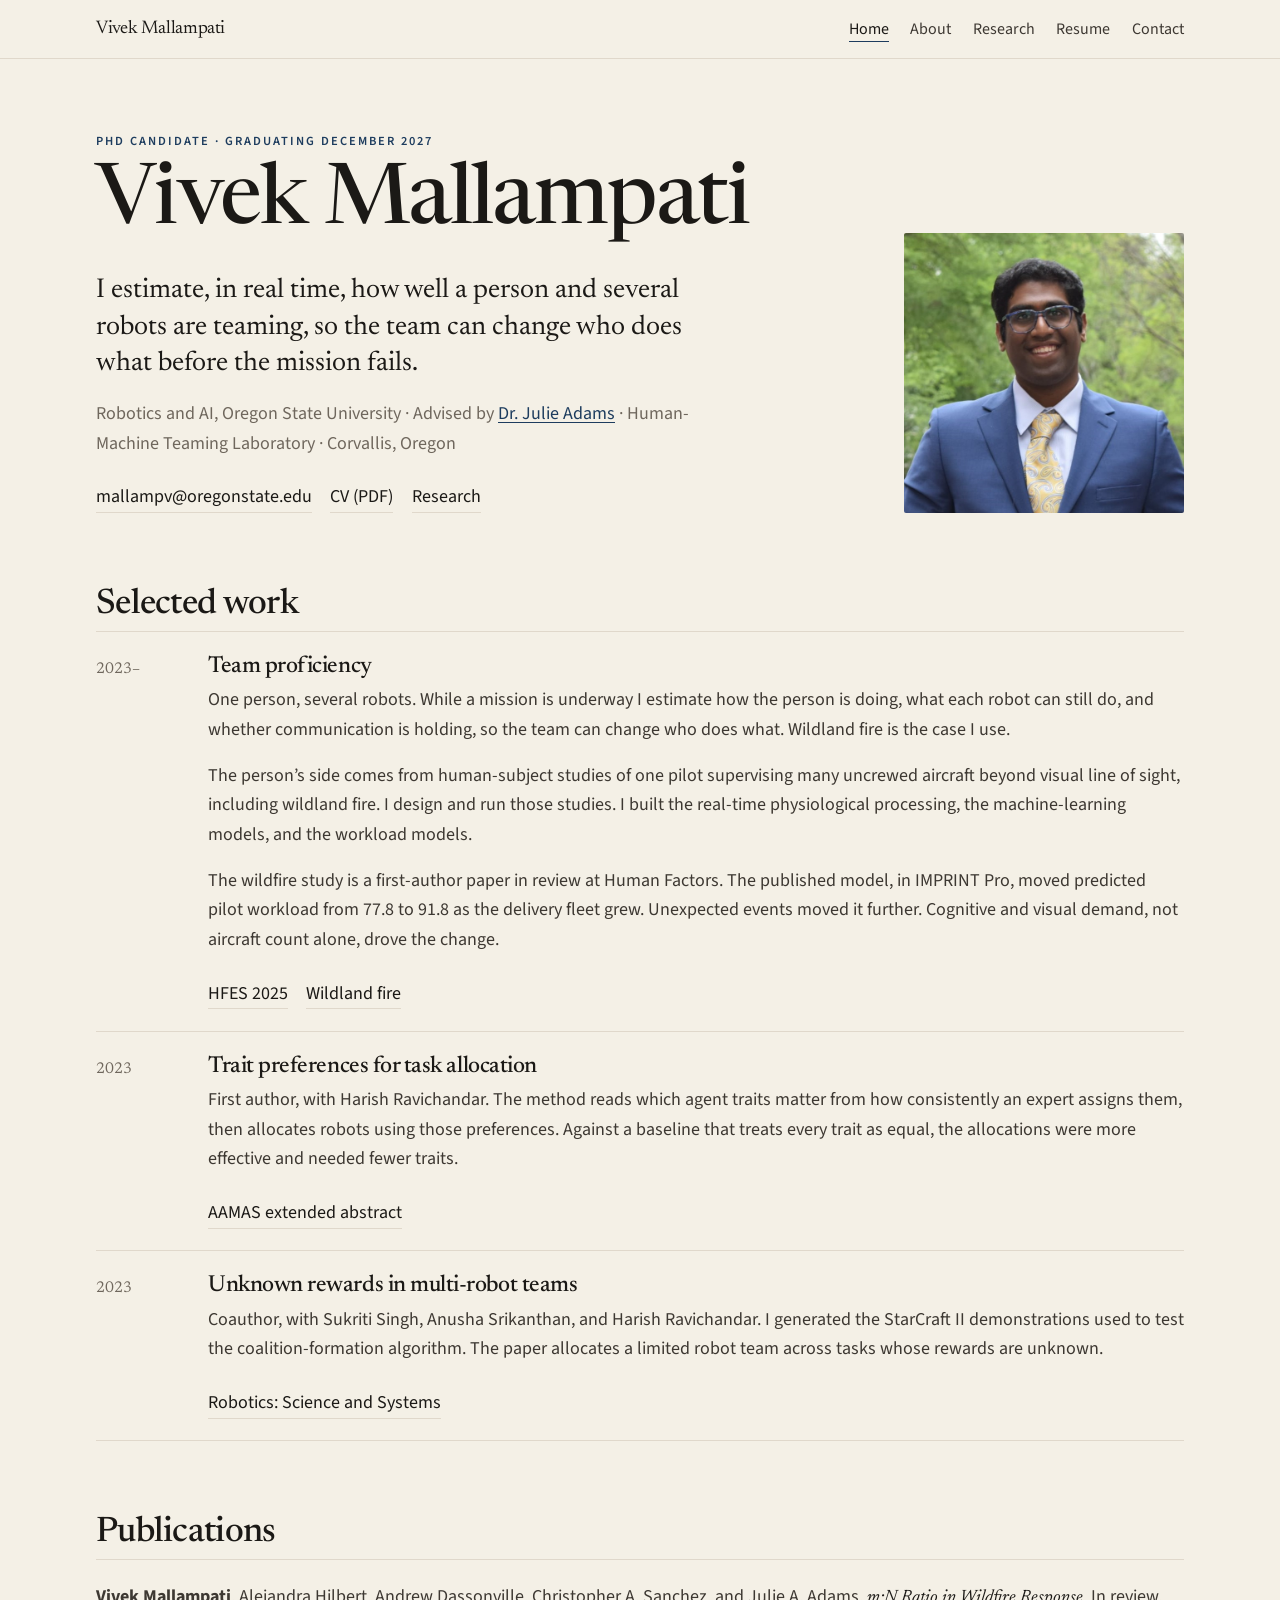
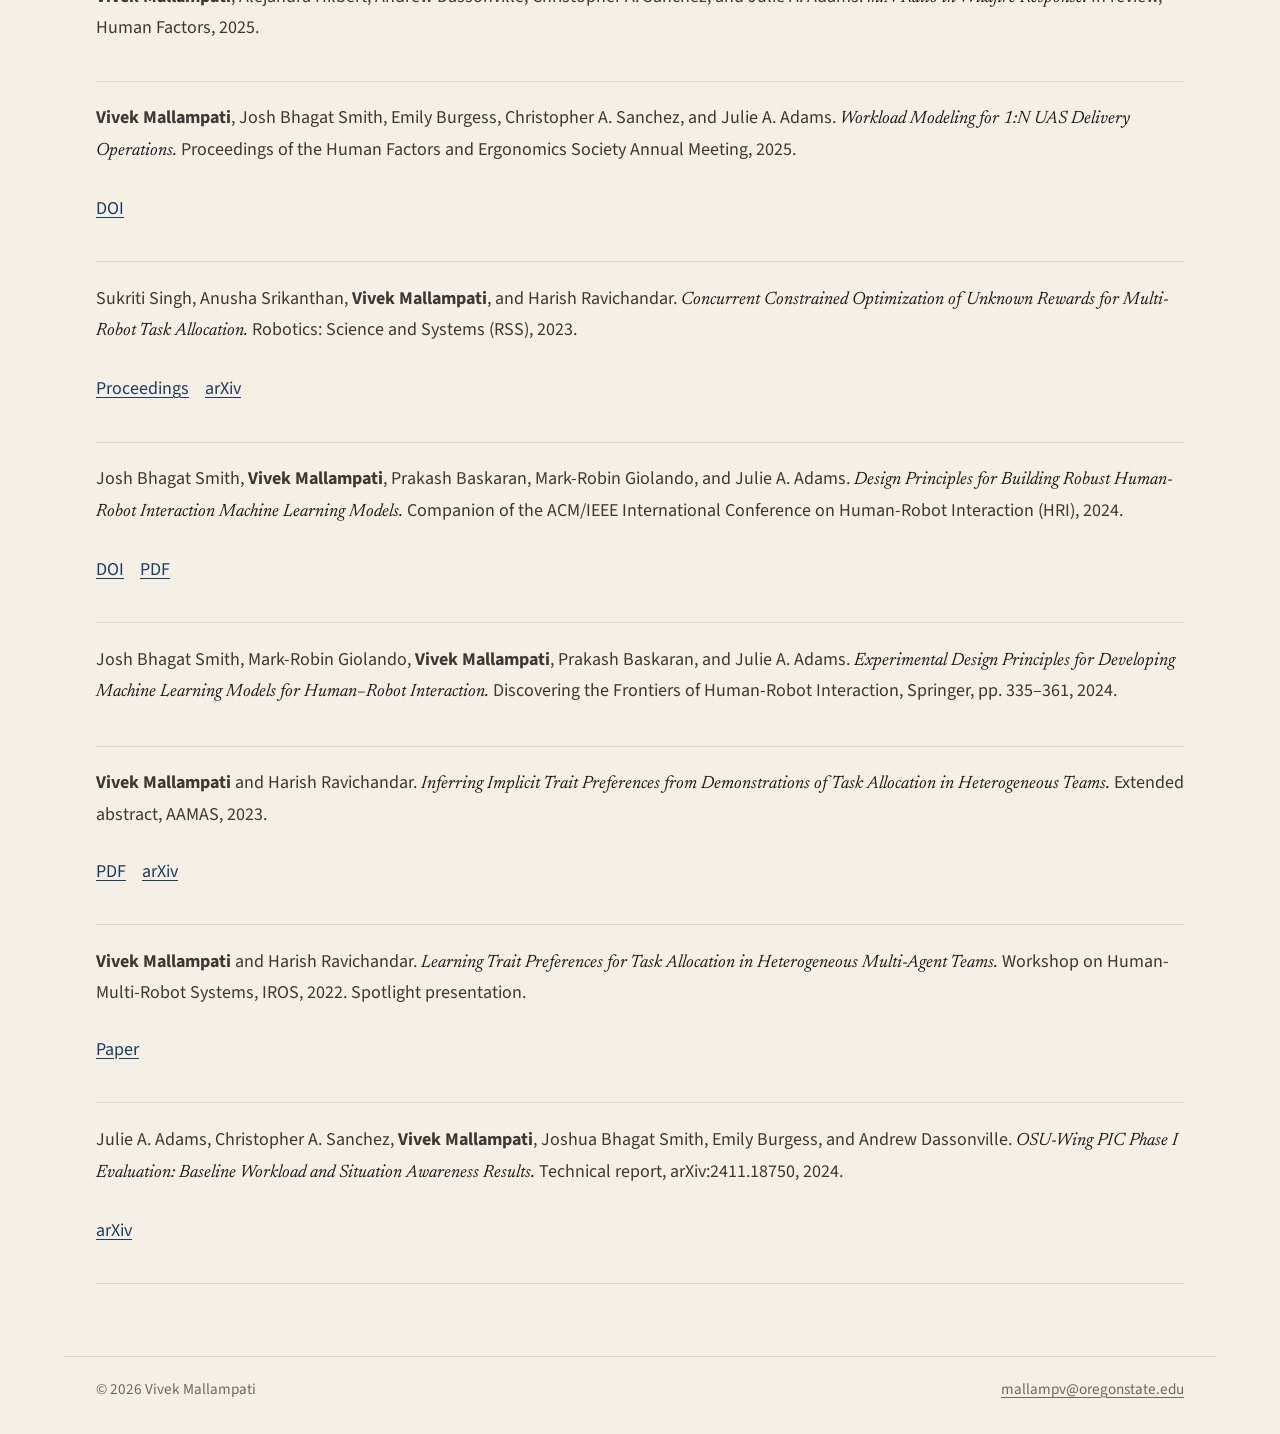
<file: index.html>
<!DOCTYPE html>
<html lang="en">
<head>
  <meta charset="UTF-8">
  <meta name="viewport" content="width=device-width, initial-scale=1.0">
  <title>Vivek Mallampati — Robotics, Oregon State</title>
  <meta name="description" content="Vivek Mallampati is a PhD candidate in robotics at Oregon State University, graduating December 2027. He estimates team proficiency for one person and several robots in real time.">
  <link rel="canonical" href="https://vivekmallampati.github.io/">
  <meta property="og:title" content="Vivek Mallampati — Robotics, Oregon State">
  <meta property="og:description" content="PhD candidate, graduating December 2027. Real-time team proficiency for one person and several robots.">
  <meta property="og:type" content="website">
  <meta property="og:url" content="https://vivekmallampati.github.io/">
  <meta property="og:image" content="https://vivekmallampati.github.io/assets/images/portrait.jpg">
  <meta name="theme-color" content="#f4f0e6">
  <link rel="icon" href="./assets/favicon.svg" type="image/svg+xml">
  <link rel="preconnect" href="https://fonts.googleapis.com">
  <link rel="preconnect" href="https://fonts.gstatic.com" crossorigin>
  <link href="https://fonts.googleapis.com/css2?family=Newsreader:opsz,wght@6..72,400;6..72,500;6..72,600&family=Source+Sans+3:wght@400;500;600&display=swap" rel="stylesheet">
  <link rel="stylesheet" href="./assets/css/main.css">
</head>
<body>
  <a class="skip" href="#main">Skip to content</a>
  <header class="site-header">
    <div class="header-inner">
      <a class="brand" href="index.html">Vivek Mallampati</a>
      <div class="nav-wrap">
        <input class="menu-check" id="nav-toggle" type="checkbox">
        <label class="menu-toggle" for="nav-toggle">Menu</label>
        <nav class="nav" id="nav" aria-label="Primary">
        <a href="index.html" aria-current="page">Home</a>
        <a href="about.html">About</a>
        <a href="research.html">Research</a>
        <a href="resume.html">Resume</a>
        <a href="contact.html">Contact</a>
      </nav>
      </div>
    </div>
  </header>

  <main id="main" class="page">
    <section class="intro">
      <div>
        <p class="kicker">PhD candidate · graduating December 2027</p>
        <h1>Vivek Mallampati</h1>
        <p class="lede">I estimate, in real time, how well a person and several robots are teaming, so the team can change who does what before the mission fails.</p>
        <p class="facts">Robotics and AI, Oregon State University · Advised by <a href="https://engineering.oregonstate.edu/people/julie-adams">Dr. Julie Adams</a> · Human-Machine Teaming Laboratory · Corvallis, Oregon</p>
        <p class="links">
          <a href="mailto:mallampv@oregonstate.edu">mallampv@oregonstate.edu</a>
          <a href="./assets/cv/Vivek_Mallampati_CV.pdf">CV (PDF)</a>
          <a href="research.html">Research</a>
        </p>
      </div>
      <figure class="portrait">
        <img src="./assets/images/portrait.jpg" alt="Portrait of Vivek Mallampati" width="674" height="674">
      </figure>
    </section>

    <section class="block">
      <h2>Selected work</h2>
      <ol class="works">
        <li>
          <p class="year">2023–</p>
          <div>
            <h3>Team proficiency</h3>
            <p>One person, several robots. While a mission is underway I estimate how the person is doing, what each robot can still do, and whether communication is holding, so the team can change who does what. Wildland fire is the case I use.</p>
            <p>The person’s side comes from human-subject studies of one pilot supervising many uncrewed aircraft beyond visual line of sight, including wildland fire. I design and run those studies. I built the real-time physiological processing, the machine-learning models, and the workload models.</p>
            <p>The wildfire study is a first-author paper in review at Human Factors. The published model, in IMPRINT Pro, moved predicted pilot workload from 77.8 to 91.8 as the delivery fleet grew. Unexpected events moved it further. Cognitive and visual demand, not aircraft count alone, drove the change.</p>
            <p class="links">
              <a href="https://doi.org/10.1177/10711813251370746">HFES 2025</a>
              <a href="https://www.instagram.com/p/DMx58Qvht1g/">Wildland fire</a>
            </p>
          </div>
        </li>
        <li>
          <p class="year">2023</p>
          <div>
            <h3>Trait preferences for task allocation</h3>
            <p>First author, with Harish Ravichandar. The method reads which agent traits matter from how consistently an expert assigns them, then allocates robots using those preferences. Against a baseline that treats every trait as equal, the allocations were more effective and needed fewer traits.</p>
            <p class="links"><a href="https://arxiv.org/abs/2302.10817">AAMAS extended abstract</a></p>
          </div>
        </li>
        <li>
          <p class="year">2023</p>
          <div>
            <h3>Unknown rewards in multi-robot teams</h3>
            <p>Coauthor, with Sukriti Singh, Anusha Srikanthan, and Harish Ravichandar. I generated the StarCraft II demonstrations used to test the coalition-formation algorithm. The paper allocates a limited robot team across tasks whose rewards are unknown.</p>
            <p class="links"><a href="https://roboticsproceedings.org/rss19/p108.html">Robotics: Science and Systems</a></p>
          </div>
        </li>
      </ol>
    </section>

    <section class="block" id="publications">
      <h2>Publications</h2>
      <ol class="pubs">
        <li>
          <p><strong>Vivek Mallampati</strong>, Alejandra Hilbert, Andrew Dassonville, Christopher A. Sanchez, and Julie A. Adams. <span class="pub-title">m:N Ratio in Wildfire Response.</span> In review, Human Factors, 2025.</p>
        </li>
        <li>
          <p><strong>Vivek Mallampati</strong>, Josh Bhagat Smith, Emily Burgess, Christopher A. Sanchez, and Julie A. Adams. <span class="pub-title">Workload Modeling for 1:N UAS Delivery Operations.</span> Proceedings of the Human Factors and Ergonomics Society Annual Meeting, 2025.</p>
          <p class="pub-links"><a href="https://doi.org/10.1177/10711813251370746">DOI</a></p>
        </li>
        <li>
          <p>Sukriti Singh, Anusha Srikanthan, <strong>Vivek Mallampati</strong>, and Harish Ravichandar. <span class="pub-title">Concurrent Constrained Optimization of Unknown Rewards for Multi-Robot Task Allocation.</span> Robotics: Science and Systems (RSS), 2023.</p>
          <p class="pub-links">
            <a href="https://roboticsproceedings.org/rss19/p108.html">Proceedings</a>
            <a href="https://arxiv.org/abs/2305.15288">arXiv</a>
          </p>
        </li>
        <li>
          <p>Josh Bhagat Smith, <strong>Vivek Mallampati</strong>, Prakash Baskaran, Mark-Robin Giolando, and Julie A. Adams. <span class="pub-title">Design Principles for Building Robust Human-Robot Interaction Machine Learning Models.</span> Companion of the ACM/IEEE International Conference on Human-Robot Interaction (HRI), 2024.</p>
          <p class="pub-links">
            <a href="https://doi.org/10.1145/3610978.3640598">DOI</a>
            <a href="https://jbs023.github.io/files/2024_hri_lbr_design.pdf">PDF</a>
          </p>
        </li>
        <li>
          <p>Josh Bhagat Smith, Mark-Robin Giolando, <strong>Vivek Mallampati</strong>, Prakash Baskaran, and Julie A. Adams. <span class="pub-title">Experimental Design Principles for Developing Machine Learning Models for Human–Robot Interaction.</span> Discovering the Frontiers of Human-Robot Interaction, Springer, pp. 335–361, 2024.</p>
        </li>
        <li>
          <p><strong>Vivek Mallampati</strong> and Harish Ravichandar. <span class="pub-title">Inferring Implicit Trait Preferences from Demonstrations of Task Allocation in Heterogeneous Teams.</span> Extended abstract, AAMAS, 2023.</p>
          <p class="pub-links">
            <a href="https://www.ifaamas.org/Proceedings/aamas2023/pdfs/p2798.pdf">PDF</a>
            <a href="https://arxiv.org/abs/2302.10817">arXiv</a>
          </p>
        </li>
        <li>
          <p><strong>Vivek Mallampati</strong> and Harish Ravichandar. <span class="pub-title">Learning Trait Preferences for Task Allocation in Heterogeneous Multi-Agent Teams.</span> Workshop on Human-Multi-Robot Systems, IROS, 2022. Spotlight presentation.</p>
          <p class="pub-links"><a href="https://star-lab.cc.gatech.edu/papers/mallampati-trait-preference/">Paper</a></p>
        </li>
        <li>
          <p>Julie A. Adams, Christopher A. Sanchez, <strong>Vivek Mallampati</strong>, Joshua Bhagat Smith, Emily Burgess, and Andrew Dassonville. <span class="pub-title">OSU-Wing PIC Phase I Evaluation: Baseline Workload and Situation Awareness Results.</span> Technical report, arXiv:2411.18750, 2024.</p>
          <p class="pub-links"><a href="https://arxiv.org/abs/2411.18750">arXiv</a></p>
        </li>
      </ol>
    </section>
  </main>

  <footer class="site-footer">
    <span>© 2026 Vivek Mallampati</span>
    <a href="mailto:mallampv@oregonstate.edu">mallampv@oregonstate.edu</a>
  </footer>
</body>
</html>
</file>
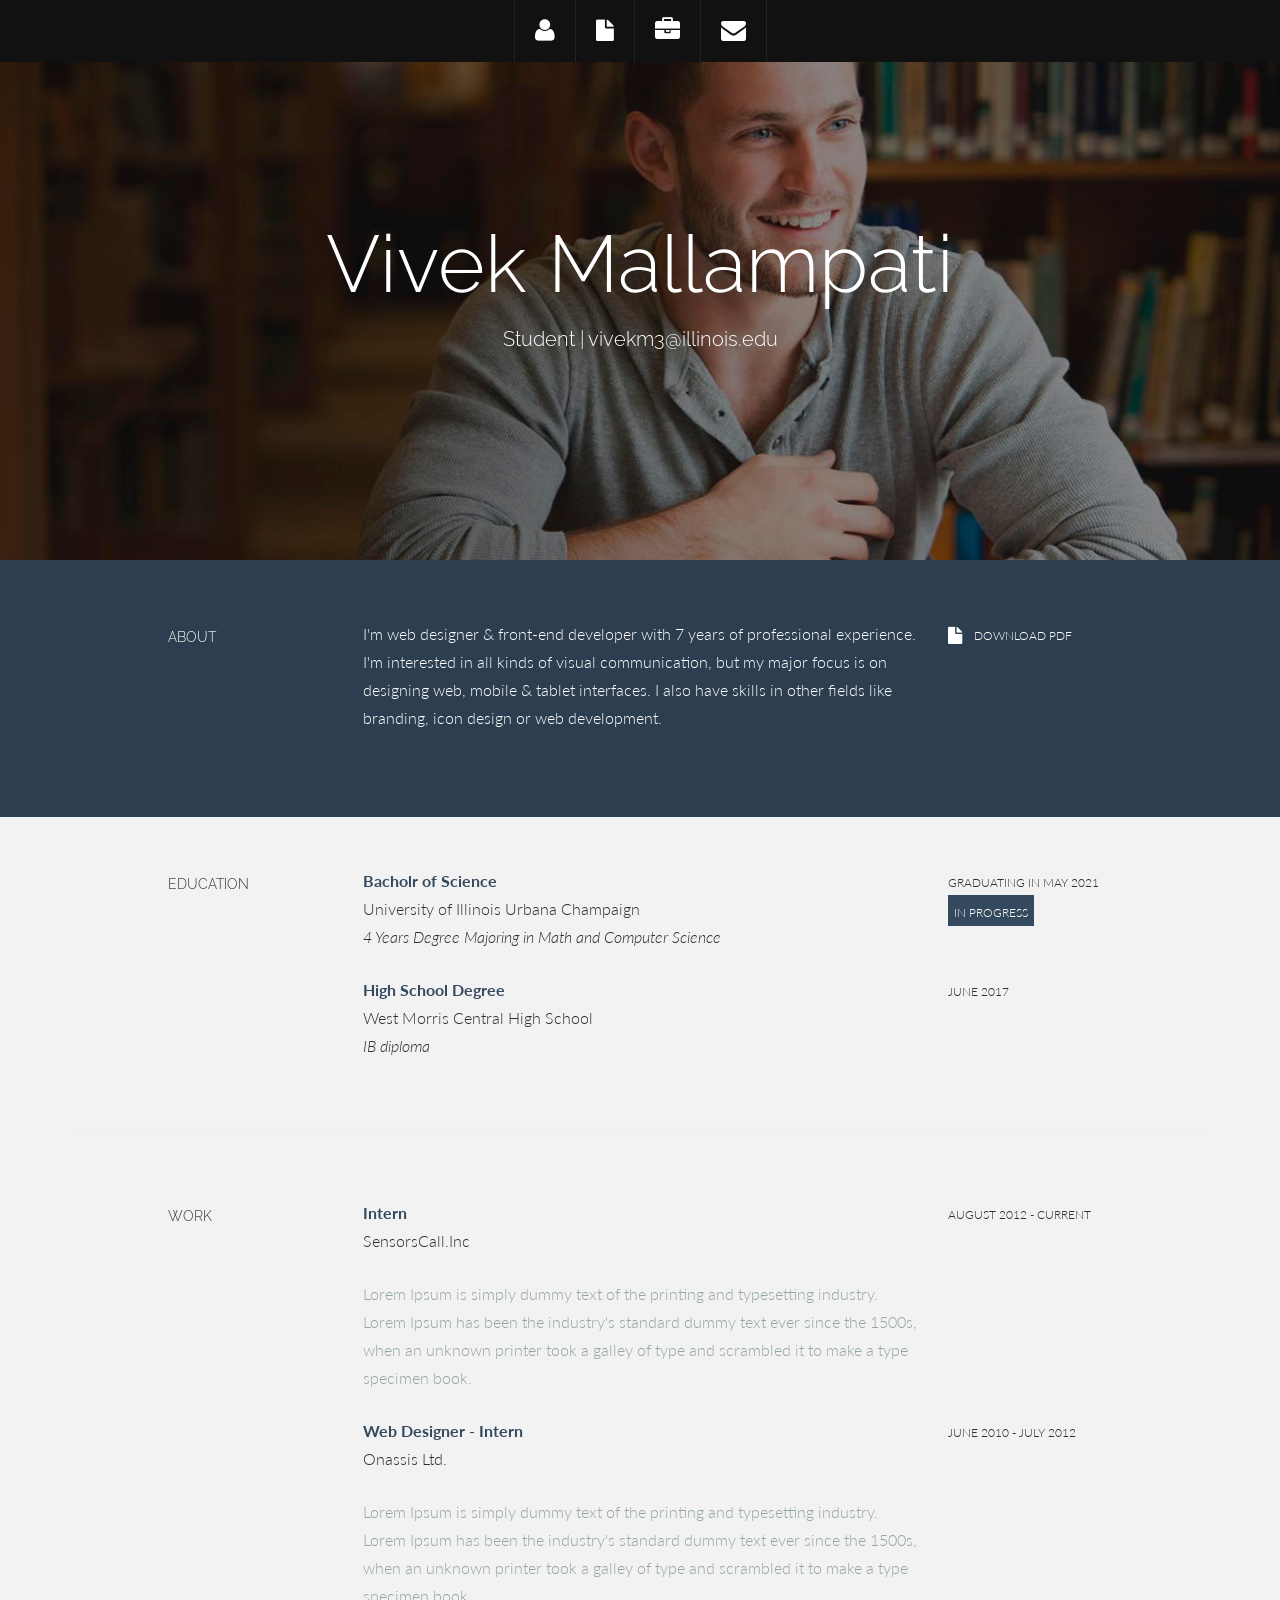
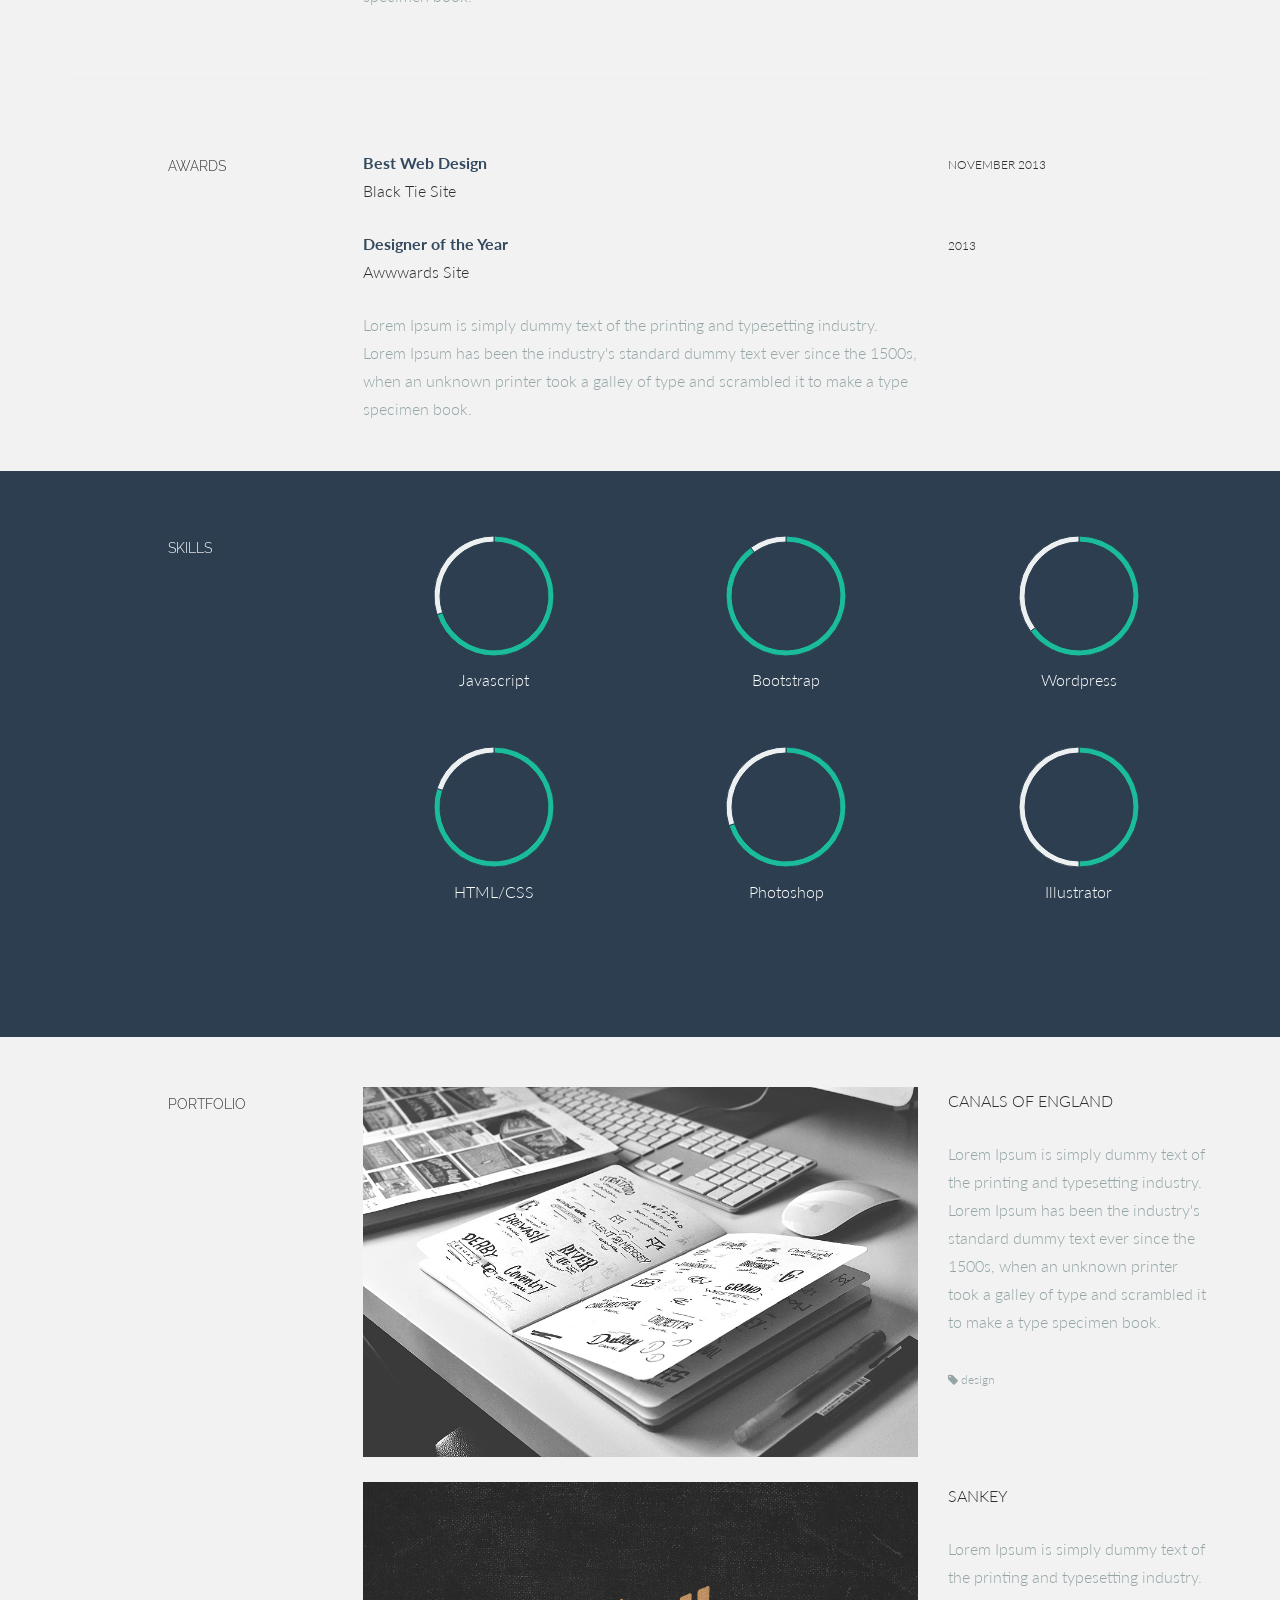
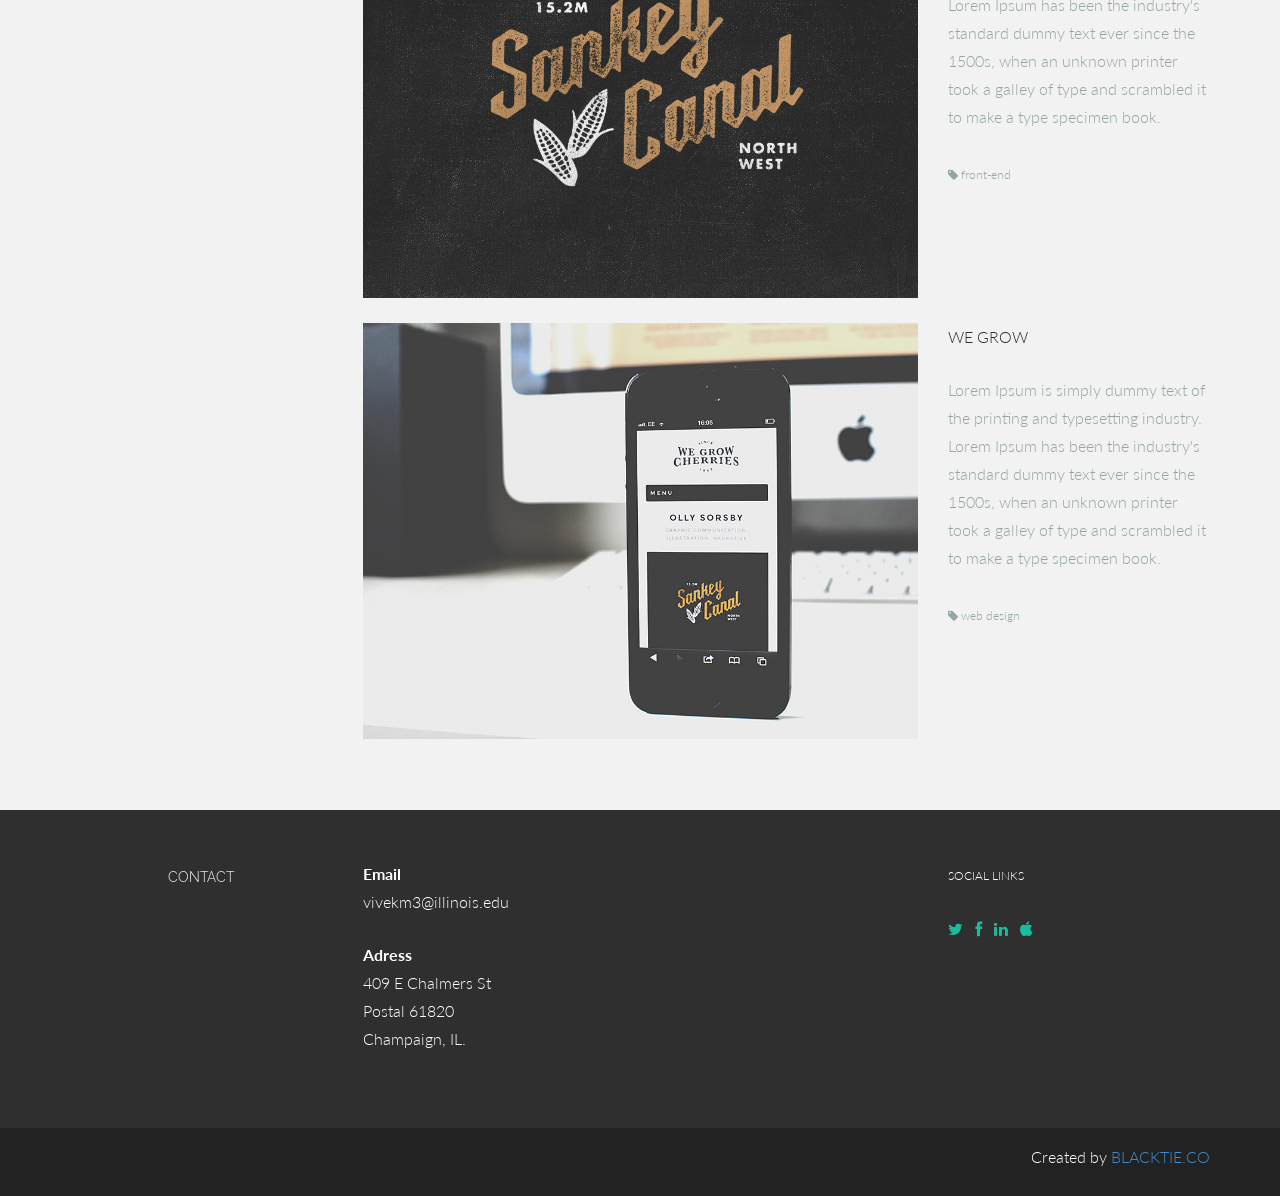
<file: Theme/index.html>
<!DOCTYPE html>
<html lang="en">

  <head>
    <meta charset="utf-8">

    <meta name="viewport" content="width=device-width, initial-scale=1.0">

    <meta name="description" content="">
 
   <meta name="author" content="">

    <link rel="shortcut icon" href="assets/ico/favicon.png">

 
   <title>Vivek Mallampati</title>

 
   <!-- Bootstrap core CSS -->
  
  <link href="assets/css/bootstrap.css" rel="stylesheet">


    <!-- Custom styles for this template -->
 
   <link href="assets/css/main.css" rel="stylesheet">
 
   
	<link rel="stylesheet" href="assets/css/font-awesome.min.css">

    
    <link href='http://fonts.googleapis.com/css?family=Lato:300,400,700,300italic,400italic' rel='stylesheet' type='text/css'>

    <link href='http://fonts.googleapis.com/css?family=Raleway:400,300,700' rel='stylesheet' type='text/css'>
 
   
    <script src="assets/js/jquery.min.js"></script>
  
  <script type="text/javascript" src="assets/js/smoothscroll.js"></script> 

    <script src="assets/js/Chart.js"></script>

  
  <!-- HTML5 shim and Respond.js IE8 support of HTML5 elements and media queries -->
  
  <!--[if lt IE 9]>
   
   <script src="assets/js/html5shiv.js"></script>
 
     <script src="assets/js/respond.min.js"></script>
  
  <![endif]-->
 
 </head>

 



 <body data-spy="scroll" data-offset="0" data-target="#nav">

	<div id="section-topbar">
		<div id="topbar-inner">
			<div class="container">
				<div class="row">
					<div class="dropdown">
						<ul id="nav" class="nav">
							<li class="menu-item"><a class="smoothScroll" href="#about" title="About"><i class="icon-user"></i></a></li>
							<li class="menu-item"><a class="smoothScroll" href="#resume" title="Resume"><i class="icon-file"></i></a></li>
							<li class="menu-item"><a class="smoothScroll" href="#work" title="Works"><i class="icon-briefcase"></i></a></li>
							<li class="menu-item"><a class="smoothScroll" href="#contact" title="Contact"><i class="icon-envelope"></i></a></li>
						</ul><!--/ uL#nav -->
					</div><!-- /.dropdown -->

					<div class="clear"></div>
				</div><!--/.row -->
			</div><!--/.container -->

			<div class="clear"></div>
		</div><!--/ #topbar-inner -->
	</div><!--/ #section-topbar -->
	
	<div id="headerwrap">
		<div class="container">
			<div class="row centered">
				<div class="col-lg-12">
					<h1>Vivek Mallampati</h1>
					<h3>Student | vivekm3@illinois.edu</h3>
				</div><!--/.col-lg-12 -->
			</div><!--/.row -->
		</div><!--/.container -->
	</div><!--/.#headerwrap -->
	

	<section id="about" name="about"></section>
	<div id="intro">
		<div class="container">
			<div class="row">
				
				<div class="col-lg-2 col-lg-offset-1">
					<h5>ABOUT</h5>
				</div>
				<div class="col-lg-6">
					<p>I'm web designer & front-end developer with 7 years of professional experience. I'm interested in all kinds of visual communication, but my major focus is on designing web, mobile & tablet interfaces. I also have skills in other fields like branding, icon design or web development.</p>
				</div>
				<div class="col-lg-3">
					<p><a href="#"><i class="icon-file"></i></a> <sm>DOWNLOAD PDF</sm></p>
				</div>
				
			</div><!--/.row -->
		</div><!--/.container -->
	</div><!--/ #intro -->


	<section id="resume" name="resume"></section>
	<!--EDUCATION DESCRIPTION -->
	<div class="container desc">
		<div class="row">

				<div class="col-lg-2 col-lg-offset-1">
					<h5>EDUCATION</h5>
				</div>
				<div class="col-lg-6">
					<p><t>Bacholr of Science</t><br/>
						University of Illinois Urbana Champaign <br/>
						<i>4 Years Degree</i>
						<i>Majoring in Math and Computer Science</i>
					</p>
				</div>
				<div class="col-lg-3">
					<p><sm>GRADUATING IN MAY 2021</sm><br/>
					<imp><sm>IN PROGRESS</sm></imp>
					</p>
				</div>
	
				<div class="col-lg-6 col-lg-offset-3">
					<p><t>High School Degree</t><br/>
						West Morris Central High School <br/>
						<i>IB diploma</i>
					</p>
				</div>
				<div class="col-lg-3">
					<p><sm>JUNE 2017</sm></p>
				</div>
	
		</div><!--/.row -->
		<br>
		<hr>
	</div><!--/.container -->
	
	
	<!--WORK DESCRIPTION -->
	<div class="container desc">
		<div class="row">

				<div class="col-lg-2 col-lg-offset-1">
					<h5>WORK</h5>
				</div>
				<div class="col-lg-6">
					<p><t>Intern</t><br/>
						SensorsCall.Inc <br/>
					</p>
					<p><more>Lorem Ipsum is simply dummy text of the printing and typesetting industry. Lorem Ipsum has been the industry's standard dummy text ever since the 1500s, when an unknown printer took a galley of type and scrambled it to make a type specimen book.</more></p>
				</div>
				<div class="col-lg-3">
					<p><sm>AUGUST 2012 - CURRENT</sm></p>
				</div>
	
				<div class="col-lg-6 col-lg-offset-3">
					<p><t>Web Designer - Intern</t><br/>
						Onassis Ltd. <br/>
					</p>
					<p><more>Lorem Ipsum is simply dummy text of the printing and typesetting industry. Lorem Ipsum has been the industry's standard dummy text ever since the 1500s, when an unknown printer took a galley of type and scrambled it to make a type specimen book.</more></p>
				</div>
				<div class="col-lg-3">
					<p><sm>JUNE 2010 - JULY 2012</sm></p>
				</div>
		</div><!--/.row -->
		<br>
		<hr>
	</div><!--/.container -->


	<!--AWARDS DESCRIPTION -->
	<div class="container desc">
		<div class="row">
				<div class="col-lg-2 col-lg-offset-1">
					<h5>AWARDS</h5>
				</div>
				<div class="col-lg-6">
					<p><t>Best Web Design</t><br/>
						Black Tie Site <br/>
					</p>
				</div>
				<div class="col-lg-3">
					<p><sm>NOVEMBER 2013</sm></p>
				</div>
	
				<div class="col-lg-6 col-lg-offset-3">
					<p><t>Designer of the Year</t><br/>
						Awwwards Site
					</p>
					<p><more>Lorem Ipsum is simply dummy text of the printing and typesetting industry. Lorem Ipsum has been the industry's standard dummy text ever since the 1500s, when an unknown printer took a galley of type and scrambled it to make a type specimen book.</more></p>
				</div>
				<div class="col-lg-3">
					<p><sm>2013</sm></p>
				</div>
		
		</div><!--/.row -->
		<br>
	</div><!--/.container -->
	
	
	<!--SKILLS DESCRIPTION -->
	<div id="skillswrap">
		<div class="container">
			<div class="row">
					<div class="col-lg-2 col-lg-offset-1">
						<h5>SKILLS</h5>
					</div>
					<div class="col-lg-3 centered">
						<canvas id="javascript" height="130" width="130"></canvas>
						<p>Javascript</p>
						<br>
						<script>
							var doughnutData = [
									{
										value: 70,
										color:"#1abc9c"
									},
									{
										value : 30,
										color : "#ecf0f1"
									}
								];
								var myDoughnut = new Chart(document.getElementById("javascript").getContext("2d")).Doughnut(doughnutData);
						</script>
					</div>
					<div class="col-lg-3 centered">
						<canvas id="bootstrap" height="130" width="130"></canvas>
						<p>Bootstrap</p>
						<br>
						<script>
							var doughnutData = [
									{
										value: 90,
										color:"#1abc9c"
									},
									{
										value : 10,
										color : "#ecf0f1"
									}
								];
								var myDoughnut = new Chart(document.getElementById("bootstrap").getContext("2d")).Doughnut(doughnutData);
						</script>
					</div>
					<div class="col-lg-3 centered">
						<canvas id="wordpress" height="130" width="130"></canvas>
						<p>Wordpress</p>
						<br>
						<script>
							var doughnutData = [
									{
										value: 65,
										color:"#1abc9c"
									},
									{
										value : 35,
										color : "#ecf0f1"
									}
								];
								var myDoughnut = new Chart(document.getElementById("wordpress").getContext("2d")).Doughnut(doughnutData);
						</script>
					</div>
					
					<div class="col-lg-3 col-lg-offset-3 centered">
						<canvas id="html" height="130" width="130"></canvas>
						<p>HTML/CSS</p>
						<br>
						<script>
							var doughnutData = [
									{
										value: 80,
										color:"#1abc9c"
									},
									{
										value : 20,
										color : "#ecf0f1"
									}
								];
								var myDoughnut = new Chart(document.getElementById("html").getContext("2d")).Doughnut(doughnutData);
						</script>
					</div>
					<div class="col-lg-3 centered">
						<canvas id="photoshop" height="130" width="130"></canvas>
						<p>Photoshop</p>
						<br>
						<script>
							var doughnutData = [
									{
										value: 70,
										color:"#1abc9c"
									},
									{
										value : 30,
										color : "#ecf0f1"
									}
								];
								var myDoughnut = new Chart(document.getElementById("photoshop").getContext("2d")).Doughnut(doughnutData);
						</script>
					</div>
					<div class="col-lg-3 centered">
						<canvas id="illustrator" height="130" width="130"></canvas>
						<p>Illustrator</p>
						<br>
						<script>
							var doughnutData = [
									{
										value: 50,
										color:"#1abc9c"
									},
									{
										value : 50,
										color : "#ecf0f1"
									}
								];
								var myDoughnut = new Chart(document.getElementById("illustrator").getContext("2d")).Doughnut(doughnutData);
						</script>
					</div>

			</div><!--/.row -->
			<br>
		</div><!--/.container -->
	</div><!--/ #skillswrap -->



	<section id="work" name="work"></section>
	<!--PORTFOLIO DESCRIPTION -->
	<div class="container desc">
		<div class="row">
				<div class="col-lg-2 col-lg-offset-1">
					<h5>PORTFOLIO</h5>
				</div>
				<div class="col-lg-6">
					<p><img class="img-responsive" src="assets/img/port01.jpg" alt=""></p>
				</div>
				<div class="col-lg-3">
					<p>CANALS OF ENGLAND</p>
				<p><more>Lorem Ipsum is simply dummy text of the printing and typesetting industry. Lorem Ipsum has been the industry's standard dummy text ever since the 1500s, when an unknown printer took a galley of type and scrambled it to make a type specimen book.<br/><br/>
					<sm><i class="icon-tag"></i> design</sm></more> 
				</p>
				</div>
	
				<div class="col-lg-6 col-lg-offset-3">
					<p><img class="img-responsive" src="assets/img/port02.jpg" alt=""></p>
				</div>
				<div class="col-lg-3">
						<p>SANKEY</p>
					<p><more>Lorem Ipsum is simply dummy text of the printing and typesetting industry. Lorem Ipsum has been the industry's standard dummy text ever since the 1500s, when an unknown printer took a galley of type and scrambled it to make a type specimen book.<br/><br/>
						<sm><i class="icon-tag"></i> front-end</sm></more> 
					</p>
				</div>
				
				<div class="col-lg-6 col-lg-offset-3">
					<p><img class="img-responsive" src="assets/img/port03.jpg" alt=""></p>
				</div>
				<div class="col-lg-3">
						<p>WE GROW</p>
					<p><more>Lorem Ipsum is simply dummy text of the printing and typesetting industry. Lorem Ipsum has been the industry's standard dummy text ever since the 1500s, when an unknown printer took a galley of type and scrambled it to make a type specimen book.<br/><br/>
						<sm><i class="icon-tag"></i> web design</sm></more> 
					</p>
				</div>
		
		</div><!--/.row -->
		<br>
		<br>
	</div><!--/.container -->
	


	<section id="contact" name="contact"></section>
	<!--FOOTER DESCRIPTION -->
	<div id="footwrap">
		<div class="container">
			<div class="row">
			
				<div class="col-lg-2 col-lg-offset-1">
					<h5>CONTACT</h5>
				</div>
				<div class="col-lg-6">
					<p><t>Email</t><br/>
						vivekm3@illinois.edu<br/>
					</p>
					<p><t>Adress</t><br/>
						409 E Chalmers St <br/>
						Postal 61820<br/>
						Champaign, IL. <br/>
					</p>
					
				</div>
				<div class="col-lg-3">
					<p><sm>SOCIAL LINKS</sm></p>
					<p>
						<a href="#"><i class="icon-twitter"></i></a>
						<a href="https://www.facebook.com/vivekm2000"><i class="icon-facebook"></i></a>
						<a href="https://www.linkedin.com/in/vivek-m-9036a384/"><i class="icon-linkedin"></i></a>
						<a href="#"><i class="icon-apple"></i></a>

					</p>
				</div>
			</div><!--/.row -->
		</div><!--/.container -->
	</div><!--/ #footer -->
	
	<div id="c">
		<div class="container">
			<p>Created by <a href="http://www.blacktie.co">BLACKTIE.CO</a></p>
		
		</div>
	</div>
	

    <!-- Bootstrap core JavaScript
    ================================================== -->
    <!-- Placed at the end of the document so the pages load faster -->
    <script src="assets/js/bootstrap.js"></script>
  </body>
</html>
</file>
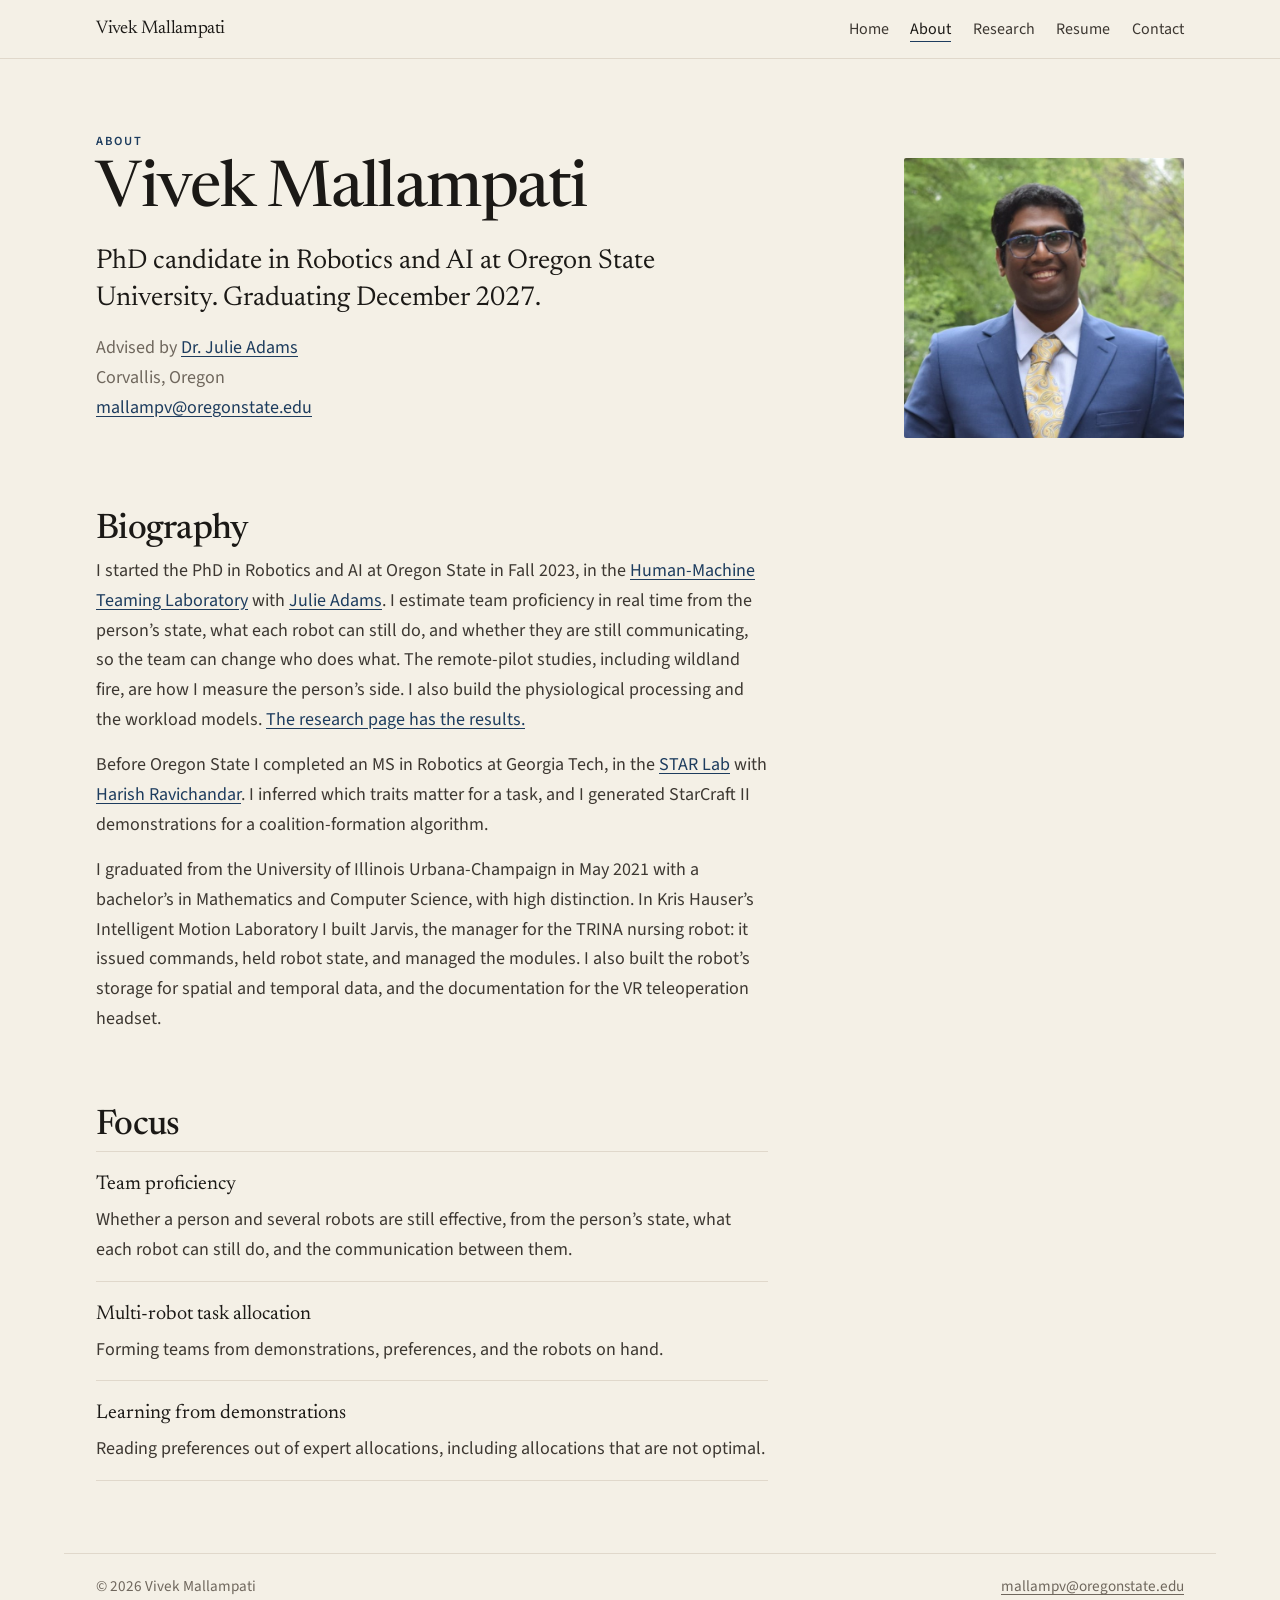
<file: about.html>
<!DOCTYPE html>
<html lang="en">
<head>
  <meta charset="UTF-8">
  <meta name="viewport" content="width=device-width, initial-scale=1.0">
  <title>About — Vivek Mallampati</title>
  <meta name="description" content="Vivek Mallampati is a PhD candidate in robotics at Oregon State University, graduating December 2027.">
  <link rel="canonical" href="https://vivekmallampati.github.io/about.html">
  <meta property="og:title" content="About — Vivek Mallampati">
  <meta property="og:description" content="PhD candidate in robotics at Oregon State University.">
  <meta property="og:type" content="website">
  <meta property="og:url" content="https://vivekmallampati.github.io/about.html">
  <meta property="og:image" content="https://vivekmallampati.github.io/assets/images/portrait.jpg">
  <meta name="theme-color" content="#f4f0e6">
  <link rel="icon" href="./assets/favicon.svg" type="image/svg+xml">
  <link rel="preconnect" href="https://fonts.googleapis.com">
  <link rel="preconnect" href="https://fonts.gstatic.com" crossorigin>
  <link href="https://fonts.googleapis.com/css2?family=Newsreader:opsz,wght@6..72,400;6..72,500;6..72,600&family=Source+Sans+3:wght@400;500;600&display=swap" rel="stylesheet">
  <link rel="stylesheet" href="./assets/css/main.css">
</head>
<body>
  <a class="skip" href="#main">Skip to content</a>
  <header class="site-header">
    <div class="header-inner">
      <a class="brand" href="index.html">Vivek Mallampati</a>
      <div class="nav-wrap">
        <input class="menu-check" id="nav-toggle" type="checkbox">
        <label class="menu-toggle" for="nav-toggle">Menu</label>
        <nav class="nav" id="nav" aria-label="Primary">
        <a href="index.html">Home</a>
        <a href="about.html" aria-current="page">About</a>
        <a href="research.html">Research</a>
        <a href="resume.html">Resume</a>
        <a href="contact.html">Contact</a>
      </nav>
      </div>
    </div>
  </header>

  <main id="main" class="page">
    <section class="intro">
      <div class="prose">
        <p class="kicker">About</p>
        <h1>Vivek Mallampati</h1>
        <p class="lede">PhD candidate in Robotics and AI at Oregon State University. Graduating December 2027.</p>
        <p class="facts">Advised by <a href="https://engineering.oregonstate.edu/people/julie-adams">Dr. Julie Adams</a><br>Corvallis, Oregon<br><a href="mailto:mallampv@oregonstate.edu">mallampv@oregonstate.edu</a></p>
      </div>
      <figure class="portrait">
        <img src="./assets/images/portrait.jpg" alt="Portrait of Vivek Mallampati" width="674" height="674">
      </figure>
    </section>

    <section class="block prose">
      <h2>Biography</h2>
      <p>I started the PhD in Robotics and AI at Oregon State in Fall 2023, in the <a href="https://research.engr.oregonstate.edu/hmtl/">Human-Machine Teaming Laboratory</a> with <a href="https://engineering.oregonstate.edu/people/julie-adams">Julie Adams</a>. I estimate team proficiency in real time from the person’s state, what each robot can still do, and whether they are still communicating, so the team can change who does what. The remote-pilot studies, including wildland fire, are how I measure the person’s side. I also build the physiological processing and the workload models. <a href="research.html">The research page has the results.</a></p>
      <p>Before Oregon State I completed an MS in Robotics at Georgia Tech, in the <a href="https://star-lab.cc.gatech.edu/">STAR Lab</a> with <a href="https://harishravichandar.com/">Harish Ravichandar</a>. I inferred which traits matter for a task, and I generated StarCraft II demonstrations for a coalition-formation algorithm.</p>
      <p>I graduated from the University of Illinois Urbana-Champaign in May 2021 with a bachelor’s in Mathematics and Computer Science, with high distinction. In Kris Hauser’s Intelligent Motion Laboratory I built Jarvis, the manager for the TRINA nursing robot: it issued commands, held robot state, and managed the modules. I also built the robot’s storage for spatial and temporal data, and the documentation for the VR teleoperation headset.</p>
    </section>

    <section class="block">
      <h2>Focus</h2>
      <dl class="interests">
        <div>
          <dt>Team proficiency</dt>
          <dd>Whether a person and several robots are still effective, from the person’s state, what each robot can still do, and the communication between them.</dd>
        </div>
        <div>
          <dt>Multi-robot task allocation</dt>
          <dd>Forming teams from demonstrations, preferences, and the robots on hand.</dd>
        </div>
        <div>
          <dt>Learning from demonstrations</dt>
          <dd>Reading preferences out of expert allocations, including allocations that are not optimal.</dd>
        </div>
      </dl>
    </section>
  </main>

  <footer class="site-footer">
    <span>© 2026 Vivek Mallampati</span>
    <a href="mailto:mallampv@oregonstate.edu">mallampv@oregonstate.edu</a>
  </footer>
</body>
</html>
</file>
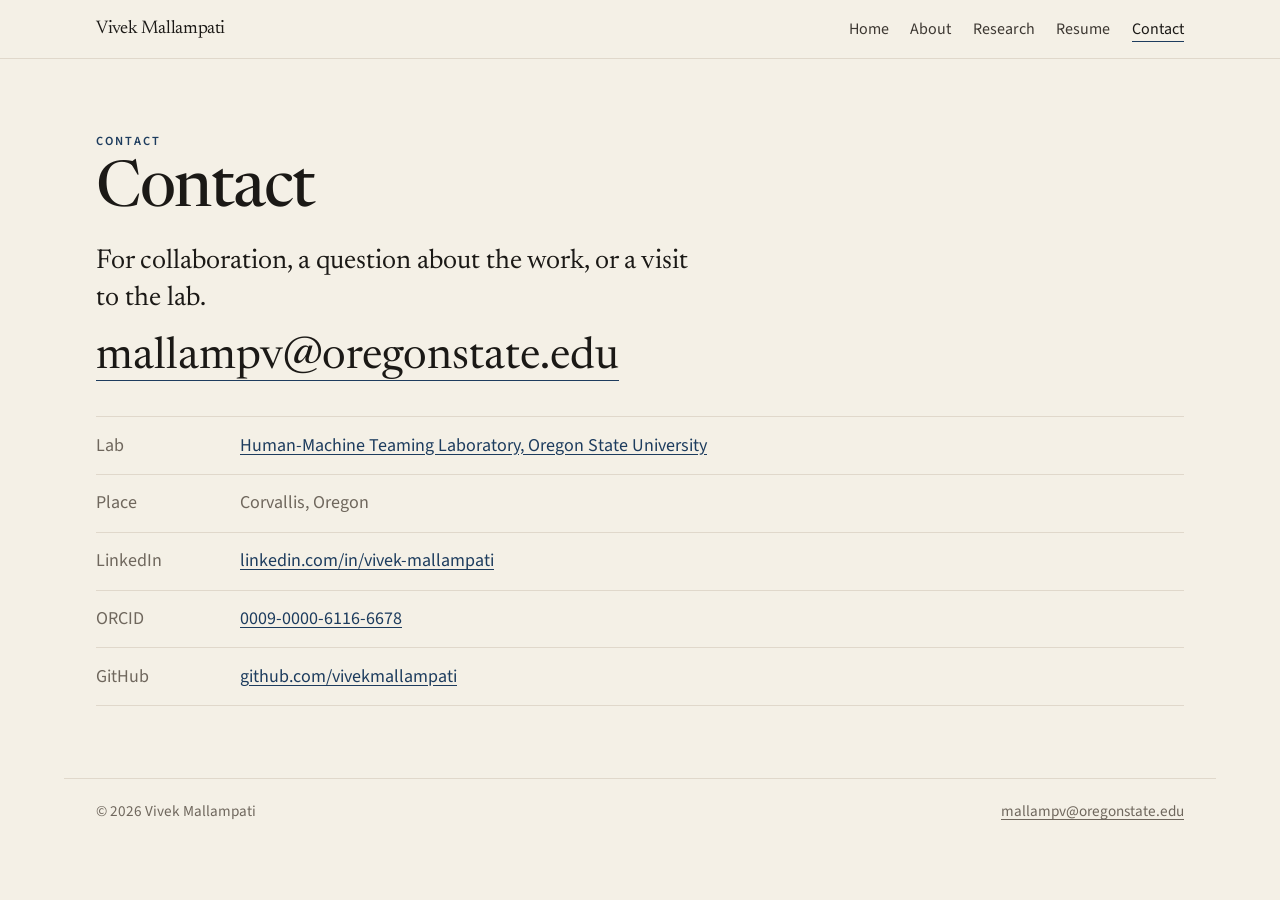
<file: contact.html>
<!DOCTYPE html>
<html lang="en">
<head>
  <meta charset="UTF-8">
  <meta name="viewport" content="width=device-width, initial-scale=1.0">
  <title>Contact — Vivek Mallampati</title>
  <meta name="description" content="Contact Vivek Mallampati, PhD student in robotics at Oregon State University.">
  <link rel="canonical" href="https://vivekmallampati.github.io/contact.html">
  <meta property="og:title" content="Contact — Vivek Mallampati">
  <meta property="og:description" content="Email Vivek Mallampati at Oregon State University.">
  <meta property="og:type" content="website">
  <meta property="og:url" content="https://vivekmallampati.github.io/contact.html">
  <meta property="og:image" content="https://vivekmallampati.github.io/assets/images/portrait.jpg">
  <meta name="theme-color" content="#f4f0e6">
  <link rel="icon" href="./assets/favicon.svg" type="image/svg+xml">
  <link rel="preconnect" href="https://fonts.googleapis.com">
  <link rel="preconnect" href="https://fonts.gstatic.com" crossorigin>
  <link href="https://fonts.googleapis.com/css2?family=Newsreader:opsz,wght@6..72,400;6..72,500;6..72,600&family=Source+Sans+3:wght@400;500;600&display=swap" rel="stylesheet">
  <link rel="stylesheet" href="./assets/css/main.css">
</head>
<body>
  <a class="skip" href="#main">Skip to content</a>
  <header class="site-header">
    <div class="header-inner">
      <a class="brand" href="index.html">Vivek Mallampati</a>
      <div class="nav-wrap">
        <input class="menu-check" id="nav-toggle" type="checkbox">
        <label class="menu-toggle" for="nav-toggle">Menu</label>
        <nav class="nav" id="nav" aria-label="Primary">
        <a href="index.html">Home</a>
        <a href="about.html">About</a>
        <a href="research.html">Research</a>
        <a href="resume.html">Resume</a>
        <a href="contact.html" aria-current="page">Contact</a>
      </nav>
      </div>
    </div>
  </header>

  <main id="main" class="page">
    <header class="prose">
      <p class="kicker">Contact</p>
      <h1>Contact</h1>
      <p class="lede">For collaboration, a question about the work, or a visit to the lab.</p>
      <p><a class="email" href="mailto:mallampv@oregonstate.edu">mallampv@oregonstate.edu</a></p>
    </header>

    <ul class="contact-list">
      <li>
        <span>Lab</span>
        <a href="https://research.engr.oregonstate.edu/hmtl/">Human-Machine Teaming Laboratory, Oregon State University</a>
      </li>
      <li>
        <span>Place</span>
        <span>Corvallis, Oregon</span>
      </li>
      <li>
        <span>LinkedIn</span>
        <a href="https://www.linkedin.com/in/vivek-mallampati/">linkedin.com/in/vivek-mallampati</a>
      </li>
      <li>
        <span>ORCID</span>
        <a href="https://orcid.org/0009-0000-6116-6678">0009-0000-6116-6678</a>
      </li>
      <li>
        <span>GitHub</span>
        <a href="https://github.com/vivekmallampati">github.com/vivekmallampati</a>
      </li>
    </ul>
  </main>

  <footer class="site-footer">
    <span>© 2026 Vivek Mallampati</span>
    <a href="mailto:mallampv@oregonstate.edu">mallampv@oregonstate.edu</a>
  </footer>
</body>
</html>
</file>
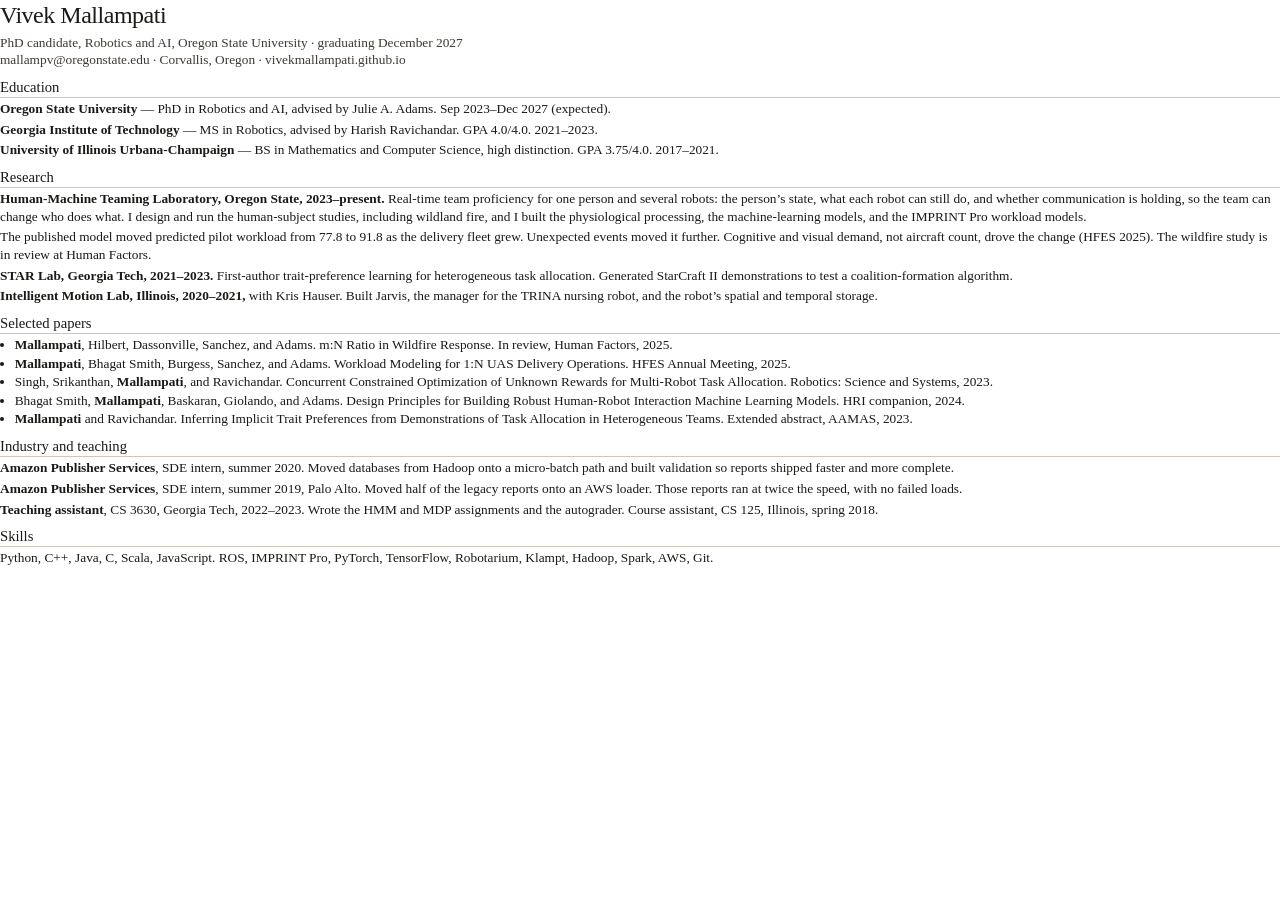
<file: cv.html>
<!DOCTYPE html>
<html lang="en">
<head>
  <meta charset="UTF-8">
  <title>Vivek Mallampati — CV</title>
  <style>
    @page { size: letter; margin: 0.5in 0.62in; }
    body { margin: 0; color: #1b1916; font: 10pt/1.32 Georgia, "Times New Roman", serif; }
    h1 { font-size: 18pt; font-weight: 500; margin: 0 0 2px; letter-spacing: -0.02em; }
    h2 { font-size: 11pt; font-weight: 500; margin: 9px 0 2px; border-bottom: 1px solid #cfc6b8; }
    p { margin: 0 0 2px; }
    a { color: #1b1916; text-decoration: none; }
    .meta { color: #3d3832; margin-bottom: 6px; }
    .item { margin: 0 0 3px; }
    ul { margin: 0; padding-left: 1.1em; }
    li { margin: 0 0 1px; }
  </style>
</head>
<body>
  <h1>Vivek Mallampati</h1>
  <p class="meta">PhD candidate, Robotics and AI, Oregon State University · graduating December 2027<br>
  mallampv@oregonstate.edu · Corvallis, Oregon · vivekmallampati.github.io</p>

  <h2>Education</h2>
  <p class="item"><b>Oregon State University</b> — PhD in Robotics and AI, advised by Julie A. Adams. Sep 2023–Dec 2027 (expected).</p>
  <p class="item"><b>Georgia Institute of Technology</b> — MS in Robotics, advised by Harish Ravichandar. GPA 4.0/4.0. 2021–2023.</p>
  <p class="item"><b>University of Illinois Urbana-Champaign</b> — BS in Mathematics and Computer Science, high distinction. GPA 3.75/4.0. 2017–2021.</p>

  <h2>Research</h2>
  <p class="item"><b>Human-Machine Teaming Laboratory, Oregon State, 2023–present.</b> Real-time team proficiency for one person and several robots: the person’s state, what each robot can still do, and whether communication is holding, so the team can change who does what. I design and run the human-subject studies, including wildland fire, and I built the physiological processing, the machine-learning models, and the IMPRINT Pro workload models.</p>
  <p class="item">The published model moved predicted pilot workload from 77.8 to 91.8 as the delivery fleet grew. Unexpected events moved it further. Cognitive and visual demand, not aircraft count, drove the change (HFES 2025). The wildfire study is in review at Human Factors.</p>
  <p class="item"><b>STAR Lab, Georgia Tech, 2021–2023.</b> First-author trait-preference learning for heterogeneous task allocation. Generated StarCraft II demonstrations to test a coalition-formation algorithm.</p>
  <p class="item"><b>Intelligent Motion Lab, Illinois, 2020–2021,</b> with Kris Hauser. Built Jarvis, the manager for the TRINA nursing robot, and the robot’s spatial and temporal storage.</p>

  <h2>Selected papers</h2>
  <ul>
    <li><b>Mallampati</b>, Hilbert, Dassonville, Sanchez, and Adams. m:N Ratio in Wildfire Response. In review, Human Factors, 2025.</li>
    <li><b>Mallampati</b>, Bhagat Smith, Burgess, Sanchez, and Adams. Workload Modeling for 1:N UAS Delivery Operations. HFES Annual Meeting, 2025.</li>
    <li>Singh, Srikanthan, <b>Mallampati</b>, and Ravichandar. Concurrent Constrained Optimization of Unknown Rewards for Multi-Robot Task Allocation. Robotics: Science and Systems, 2023.</li>
    <li>Bhagat Smith, <b>Mallampati</b>, Baskaran, Giolando, and Adams. Design Principles for Building Robust Human-Robot Interaction Machine Learning Models. HRI companion, 2024.</li>
    <li><b>Mallampati</b> and Ravichandar. Inferring Implicit Trait Preferences from Demonstrations of Task Allocation in Heterogeneous Teams. Extended abstract, AAMAS, 2023.</li>
  </ul>

  <h2>Industry and teaching</h2>
  <p class="item"><b>Amazon Publisher Services</b>, SDE intern, summer 2020. Moved databases from Hadoop onto a micro-batch path and built validation so reports shipped faster and more complete.</p>
  <p class="item"><b>Amazon Publisher Services</b>, SDE intern, summer 2019, Palo Alto. Moved half of the legacy reports onto an AWS loader. Those reports ran at twice the speed, with no failed loads.</p>
  <p class="item"><b>Teaching assistant</b>, CS 3630, Georgia Tech, 2022–2023. Wrote the HMM and MDP assignments and the autograder. Course assistant, CS 125, Illinois, spring 2018.</p>

  <h2>Skills</h2>
  <p>Python, C++, Java, C, Scala, JavaScript. ROS, IMPRINT Pro, PyTorch, TensorFlow, Robotarium, Klampt, Hadoop, Spark, AWS, Git.</p>
</body>
</html>
</file>
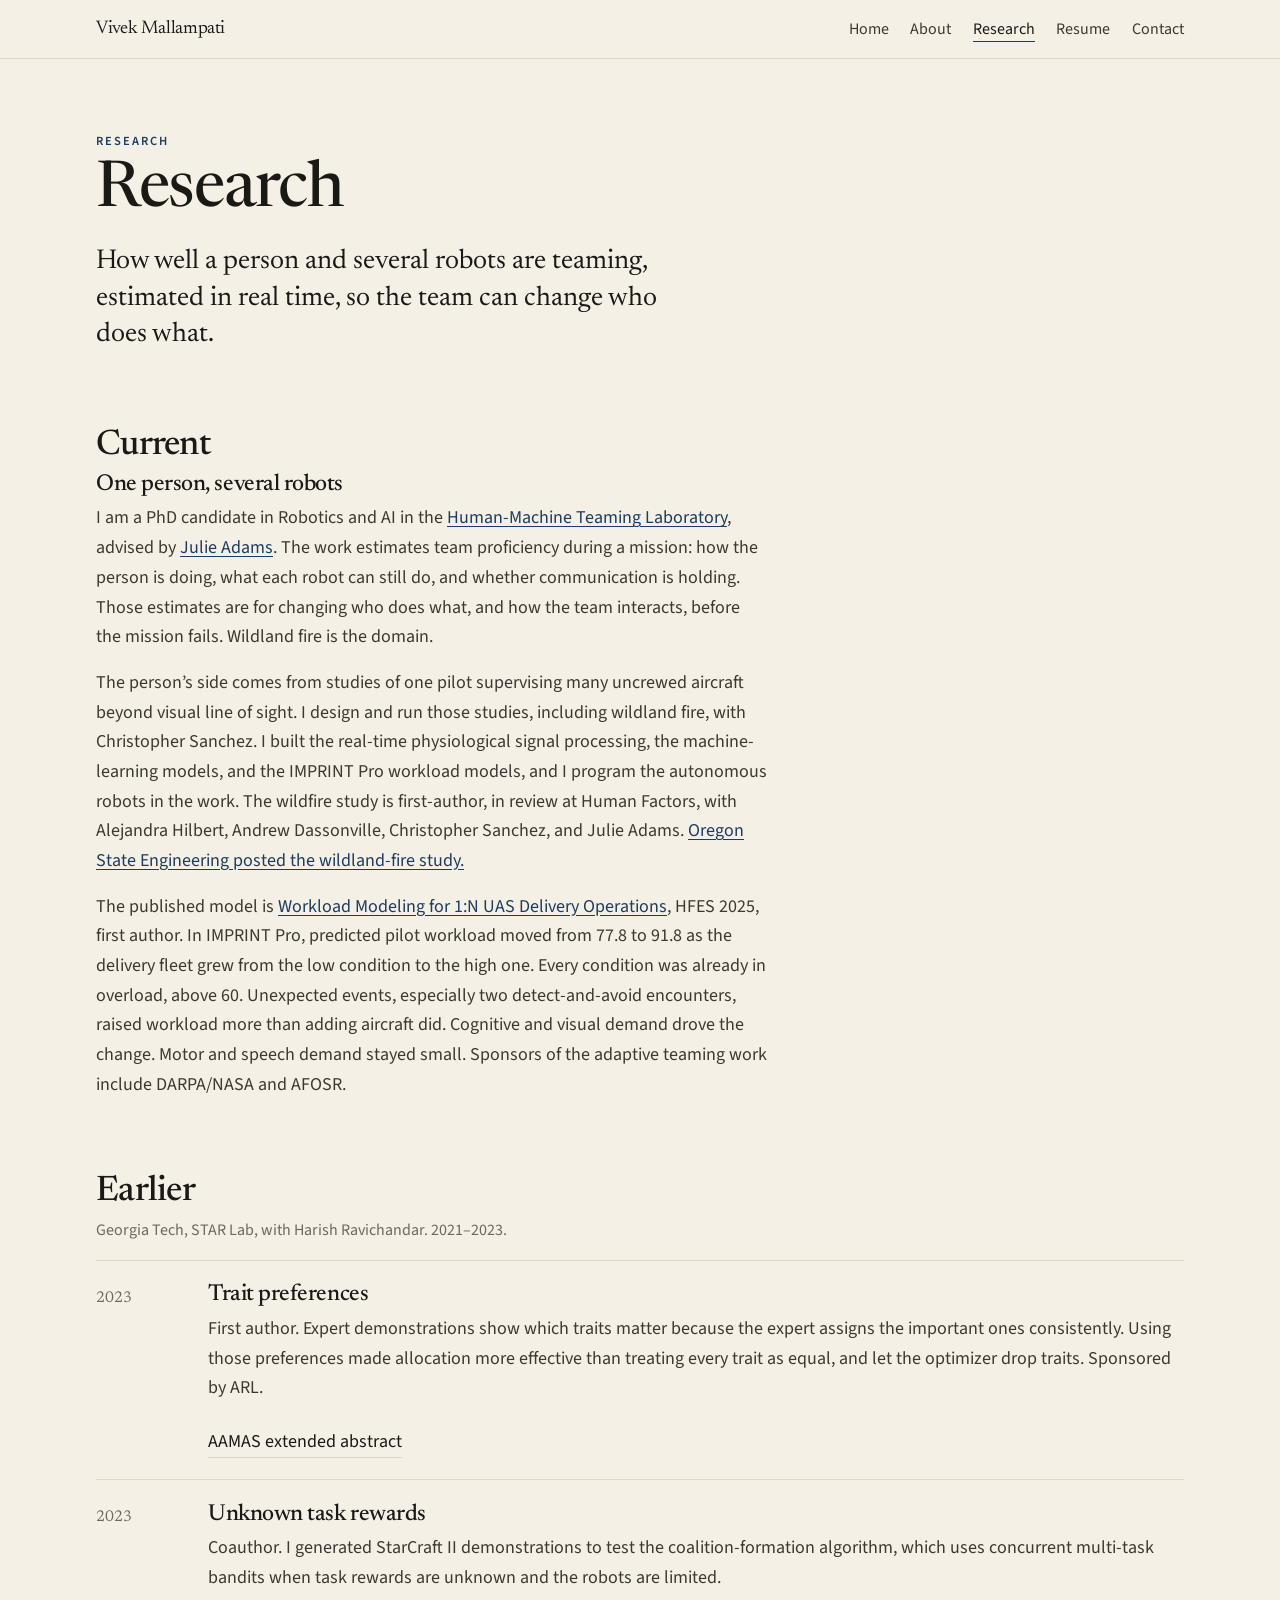
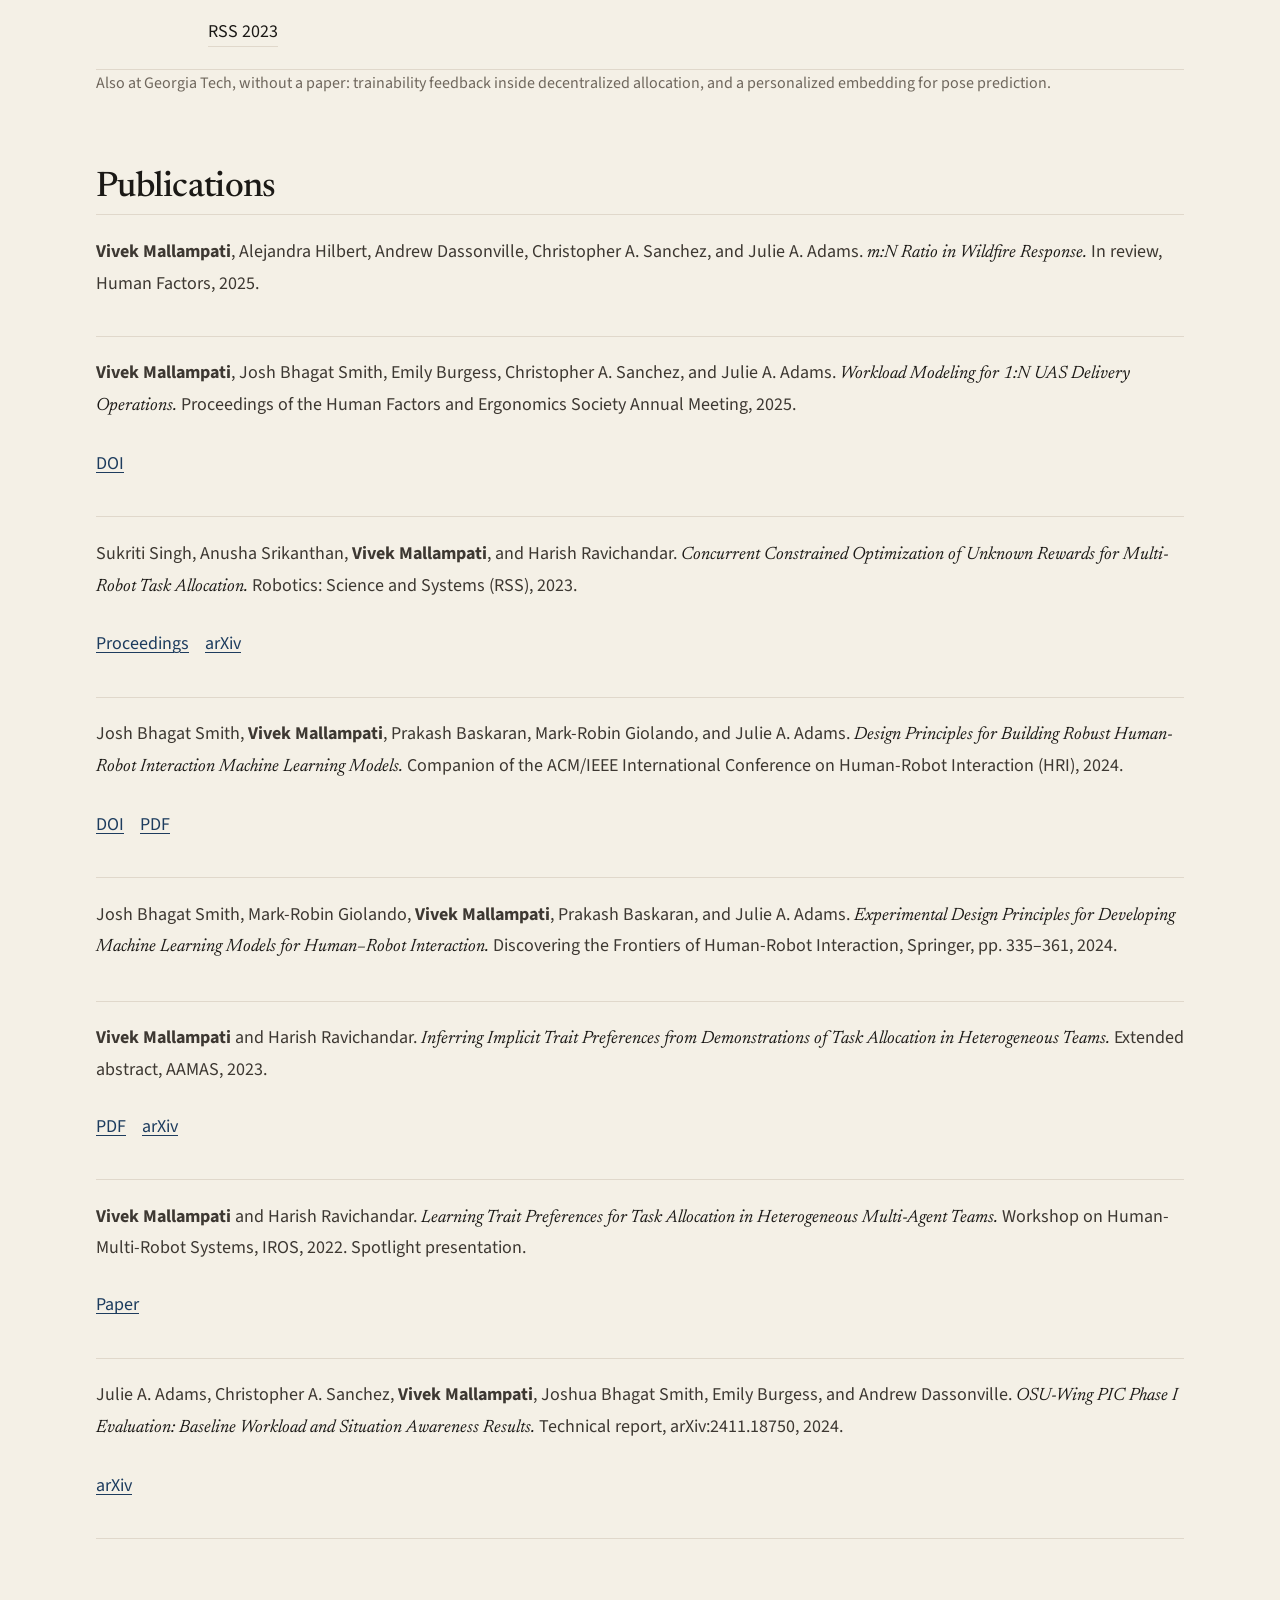
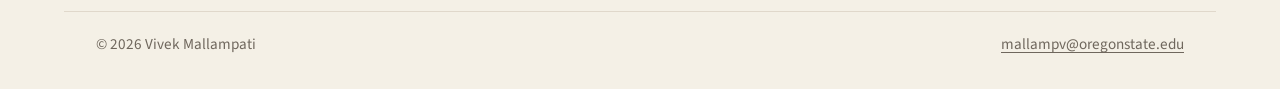
<file: projects.html>
<!DOCTYPE html>
<html lang="en">
<head>
  <meta charset="UTF-8">
  <meta name="viewport" content="width=device-width, initial-scale=1.0">
  <title>Research — Vivek Mallampati</title>
  <meta http-equiv="refresh" content="0; url=research.html">
  <link rel="canonical" href="https://vivekmallampati.github.io/research.html">
  <script>location.replace("research.html");</script>
</head>
<body>
  <p><a href="research.html">Research</a></p>
</body>
</html>
</file>
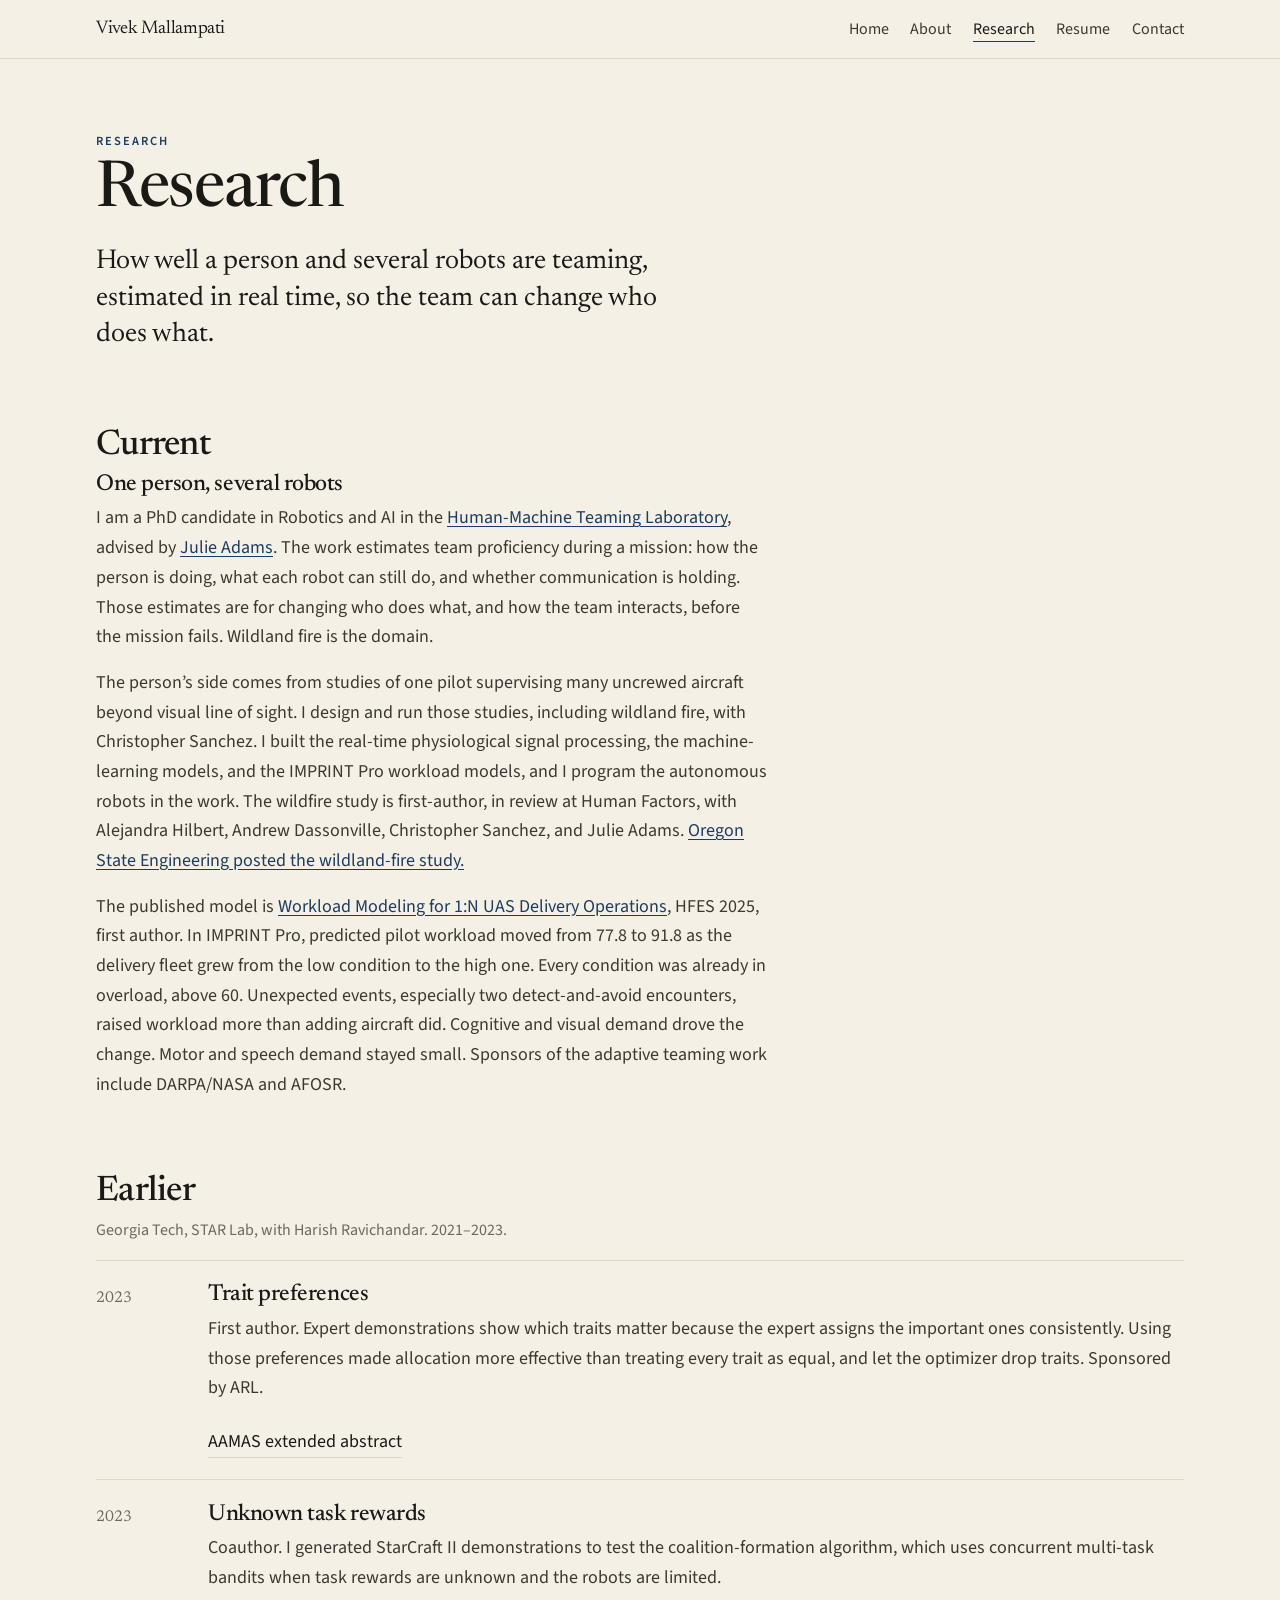
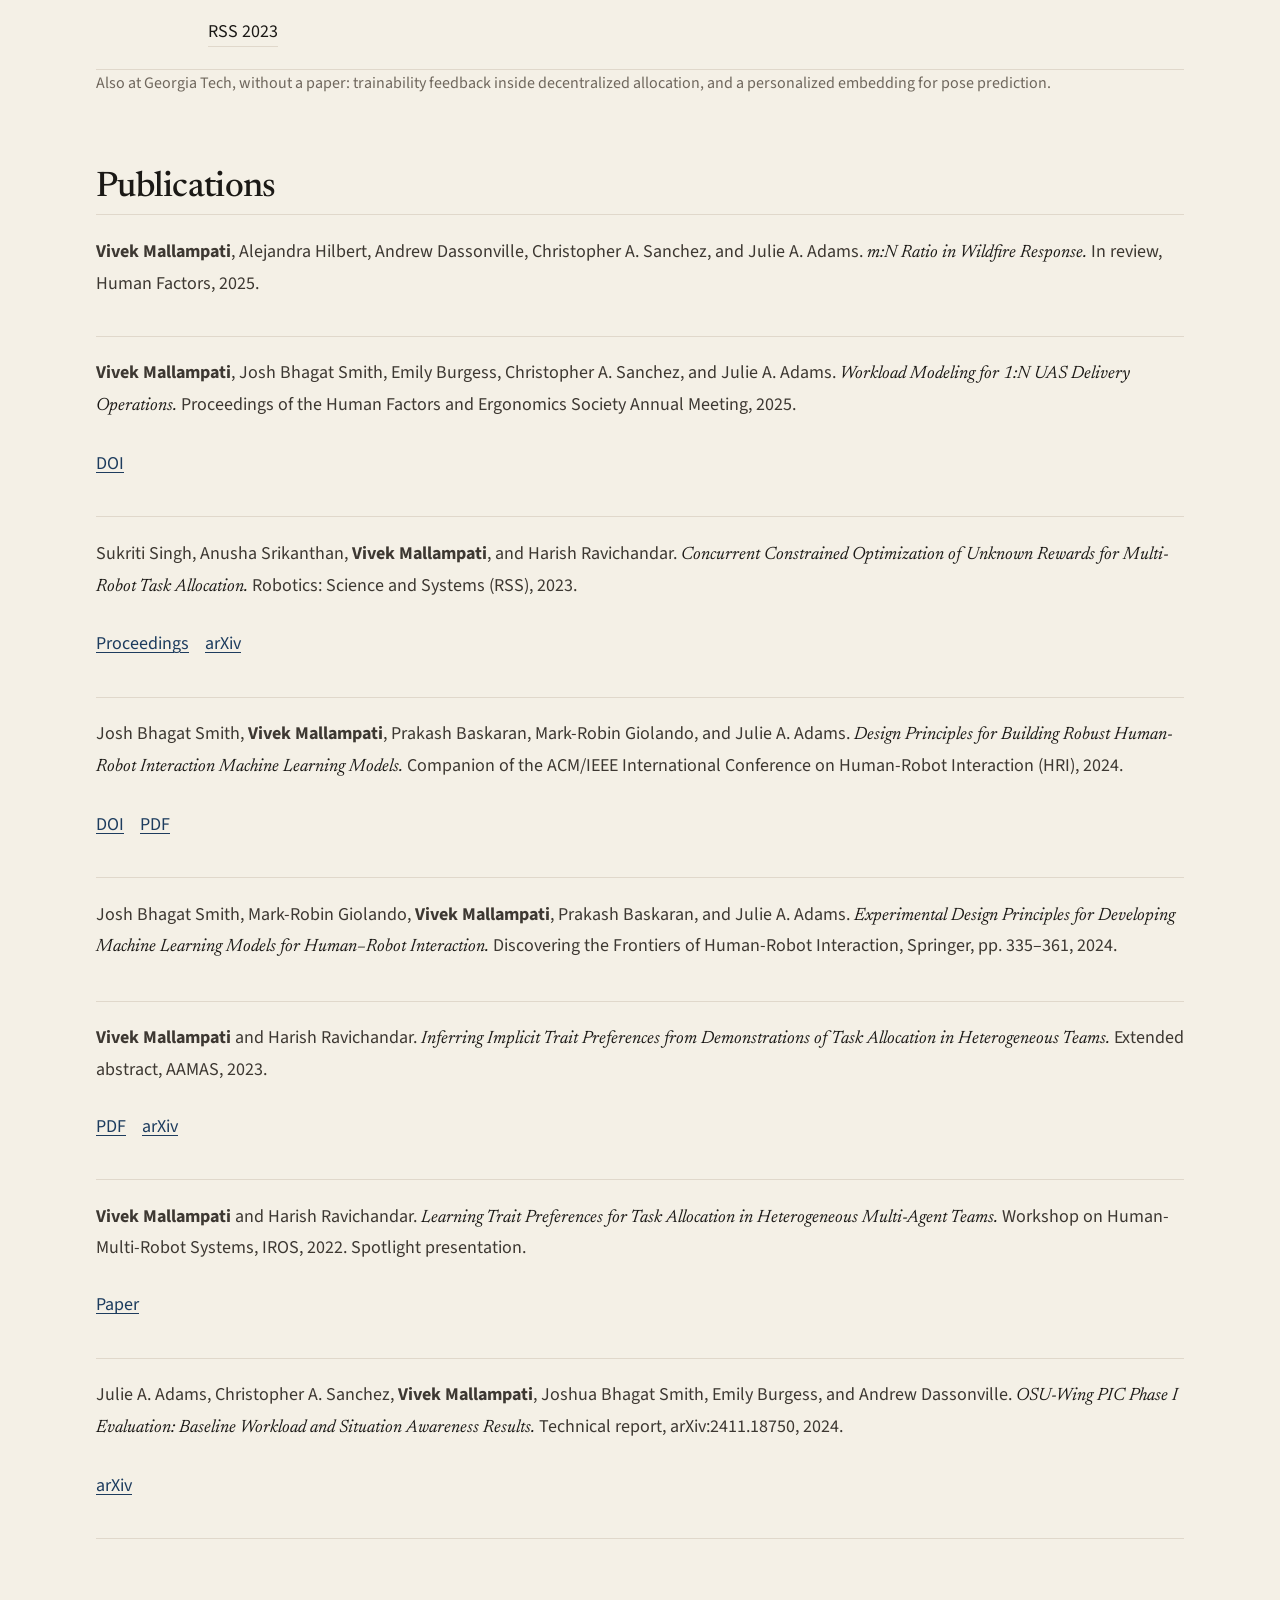
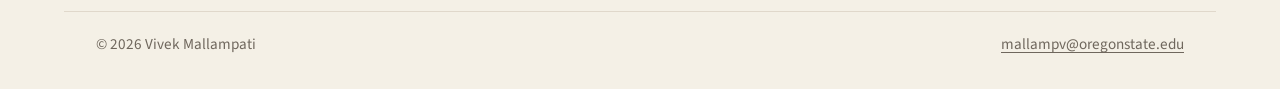
<file: research.html>
<!DOCTYPE html>
<html lang="en">
<head>
  <meta charset="UTF-8">
  <meta name="viewport" content="width=device-width, initial-scale=1.0">
  <title>Research — Vivek Mallampati</title>
  <meta name="description" content="Vivek Mallampati studies real-time team proficiency for one person and several robots, including wildland fire and earlier multi-robot allocation.">
  <link rel="canonical" href="https://vivekmallampati.github.io/research.html">
  <meta property="og:title" content="Research — Vivek Mallampati">
  <meta property="og:description" content="Real-time team proficiency for one person and several robots.">
  <meta property="og:type" content="website">
  <meta property="og:url" content="https://vivekmallampati.github.io/research.html">
  <meta property="og:image" content="https://vivekmallampati.github.io/assets/images/portrait.jpg">
  <meta name="theme-color" content="#f4f0e6">
  <link rel="icon" href="./assets/favicon.svg" type="image/svg+xml">
  <link rel="preconnect" href="https://fonts.googleapis.com">
  <link rel="preconnect" href="https://fonts.gstatic.com" crossorigin>
  <link href="https://fonts.googleapis.com/css2?family=Newsreader:opsz,wght@6..72,400;6..72,500;6..72,600&family=Source+Sans+3:wght@400;500;600&display=swap" rel="stylesheet">
  <link rel="stylesheet" href="./assets/css/main.css">
</head>
<body>
  <a class="skip" href="#main">Skip to content</a>
  <header class="site-header">
    <div class="header-inner">
      <a class="brand" href="index.html">Vivek Mallampati</a>
      <div class="nav-wrap">
        <input class="menu-check" id="nav-toggle" type="checkbox">
        <label class="menu-toggle" for="nav-toggle">Menu</label>
        <nav class="nav" id="nav" aria-label="Primary">
        <a href="index.html">Home</a>
        <a href="about.html">About</a>
        <a href="research.html" aria-current="page">Research</a>
        <a href="resume.html">Resume</a>
        <a href="contact.html">Contact</a>
      </nav>
      </div>
    </div>
  </header>

  <main id="main" class="page">
    <header class="prose">
      <p class="kicker">Research</p>
      <h1>Research</h1>
      <p class="lede">How well a person and several robots are teaming, estimated in real time, so the team can change who does what.</p>
    </header>

    <section class="block prose">
      <h2>Current</h2>
      <h3>One person, several robots</h3>
      <p>I am a PhD candidate in Robotics and AI in the <a href="https://research.engr.oregonstate.edu/hmtl/">Human-Machine Teaming Laboratory</a>, advised by <a href="https://engineering.oregonstate.edu/people/julie-adams">Julie Adams</a>. The work estimates team proficiency during a mission: how the person is doing, what each robot can still do, and whether communication is holding. Those estimates are for changing who does what, and how the team interacts, before the mission fails. Wildland fire is the domain.</p>
      <p>The person’s side comes from studies of one pilot supervising many uncrewed aircraft beyond visual line of sight. I design and run those studies, including wildland fire, with Christopher Sanchez. I built the real-time physiological signal processing, the machine-learning models, and the IMPRINT Pro workload models, and I program the autonomous robots in the work. The wildfire study is first-author, in review at Human Factors, with Alejandra Hilbert, Andrew Dassonville, Christopher Sanchez, and Julie Adams. <a href="https://www.instagram.com/p/DMx58Qvht1g/">Oregon State Engineering posted the wildland-fire study.</a></p>
      <p>The published model is <a href="https://doi.org/10.1177/10711813251370746">Workload Modeling for 1:N UAS Delivery Operations</a>, HFES 2025, first author. In IMPRINT Pro, predicted pilot workload moved from 77.8 to 91.8 as the delivery fleet grew from the low condition to the high one. Every condition was already in overload, above 60. Unexpected events, especially two detect-and-avoid encounters, raised workload more than adding aircraft did. Cognitive and visual demand drove the change. Motor and speech demand stayed small. Sponsors of the adaptive teaming work include DARPA/NASA and AFOSR.</p>
    </section>

    <section class="block">
      <h2>Earlier</h2>
      <p class="note">Georgia Tech, STAR Lab, with Harish Ravichandar. 2021–2023.</p>
      <ol class="works">
        <li>
          <p class="year">2023</p>
          <div>
            <h3>Trait preferences</h3>
            <p>First author. Expert demonstrations show which traits matter because the expert assigns the important ones consistently. Using those preferences made allocation more effective than treating every trait as equal, and let the optimizer drop traits. Sponsored by ARL.</p>
            <p class="links"><a href="https://arxiv.org/abs/2302.10817">AAMAS extended abstract</a></p>
          </div>
        </li>
        <li>
          <p class="year">2023</p>
          <div>
            <h3>Unknown task rewards</h3>
            <p>Coauthor. I generated StarCraft II demonstrations to test the coalition-formation algorithm, which uses concurrent multi-task bandits when task rewards are unknown and the robots are limited.</p>
            <p class="links"><a href="https://roboticsproceedings.org/rss19/p108.html">RSS 2023</a></p>
          </div>
        </li>
      </ol>
      <p class="note">Also at Georgia Tech, without a paper: trainability feedback inside decentralized allocation, and a personalized embedding for pose prediction.</p>
    </section>

    <section class="block">
      <h2>Publications</h2>
      <ol class="pubs">
        <li id="mallampati-hf-2025">
          <p><strong>Vivek Mallampati</strong>, Alejandra Hilbert, Andrew Dassonville, Christopher A. Sanchez, and Julie A. Adams. <span class="pub-title">m:N Ratio in Wildfire Response.</span> In review, Human Factors, 2025.</p>
        </li>
        <li id="mallampati-hfes-2025">
          <p><strong>Vivek Mallampati</strong>, Josh Bhagat Smith, Emily Burgess, Christopher A. Sanchez, and Julie A. Adams. <span class="pub-title">Workload Modeling for 1:N UAS Delivery Operations.</span> Proceedings of the Human Factors and Ergonomics Society Annual Meeting, 2025.</p>
          <p class="pub-links"><a href="https://doi.org/10.1177/10711813251370746">DOI</a></p>
        </li>
        <li id="singh-rss-2023">
          <p>Sukriti Singh, Anusha Srikanthan, <strong>Vivek Mallampati</strong>, and Harish Ravichandar. <span class="pub-title">Concurrent Constrained Optimization of Unknown Rewards for Multi-Robot Task Allocation.</span> Robotics: Science and Systems (RSS), 2023.</p>
          <p class="pub-links">
            <a href="https://roboticsproceedings.org/rss19/p108.html">Proceedings</a>
            <a href="https://arxiv.org/abs/2305.15288">arXiv</a>
          </p>
        </li>
        <li id="smith-hri-2024">
          <p>Josh Bhagat Smith, <strong>Vivek Mallampati</strong>, Prakash Baskaran, Mark-Robin Giolando, and Julie A. Adams. <span class="pub-title">Design Principles for Building Robust Human-Robot Interaction Machine Learning Models.</span> Companion of the ACM/IEEE International Conference on Human-Robot Interaction (HRI), 2024.</p>
          <p class="pub-links">
            <a href="https://doi.org/10.1145/3610978.3640598">DOI</a>
            <a href="https://jbs023.github.io/files/2024_hri_lbr_design.pdf">PDF</a>
          </p>
        </li>
        <li>
          <p>Josh Bhagat Smith, Mark-Robin Giolando, <strong>Vivek Mallampati</strong>, Prakash Baskaran, and Julie A. Adams. <span class="pub-title">Experimental Design Principles for Developing Machine Learning Models for Human–Robot Interaction.</span> Discovering the Frontiers of Human-Robot Interaction, Springer, pp. 335–361, 2024.</p>
        </li>
        <li id="mallampati-aamas-2023">
          <p><strong>Vivek Mallampati</strong> and Harish Ravichandar. <span class="pub-title">Inferring Implicit Trait Preferences from Demonstrations of Task Allocation in Heterogeneous Teams.</span> Extended abstract, AAMAS, 2023.</p>
          <p class="pub-links">
            <a href="https://www.ifaamas.org/Proceedings/aamas2023/pdfs/p2798.pdf">PDF</a>
            <a href="https://arxiv.org/abs/2302.10817">arXiv</a>
          </p>
        </li>
        <li id="mallampati-iros-2022">
          <p><strong>Vivek Mallampati</strong> and Harish Ravichandar. <span class="pub-title">Learning Trait Preferences for Task Allocation in Heterogeneous Multi-Agent Teams.</span> Workshop on Human-Multi-Robot Systems, IROS, 2022. Spotlight presentation.</p>
          <p class="pub-links"><a href="https://star-lab.cc.gatech.edu/papers/mallampati-trait-preference/">Paper</a></p>
        </li>
        <li id="adams-arxiv-2024">
          <p>Julie A. Adams, Christopher A. Sanchez, <strong>Vivek Mallampati</strong>, Joshua Bhagat Smith, Emily Burgess, and Andrew Dassonville. <span class="pub-title">OSU-Wing PIC Phase I Evaluation: Baseline Workload and Situation Awareness Results.</span> Technical report, arXiv:2411.18750, 2024.</p>
          <p class="pub-links"><a href="https://arxiv.org/abs/2411.18750">arXiv</a></p>
        </li>
      </ol>
    </section>
  </main>

  <footer class="site-footer">
    <span>© 2026 Vivek Mallampati</span>
    <a href="mailto:mallampv@oregonstate.edu">mallampv@oregonstate.edu</a>
  </footer>
</body>
</html>
</file>
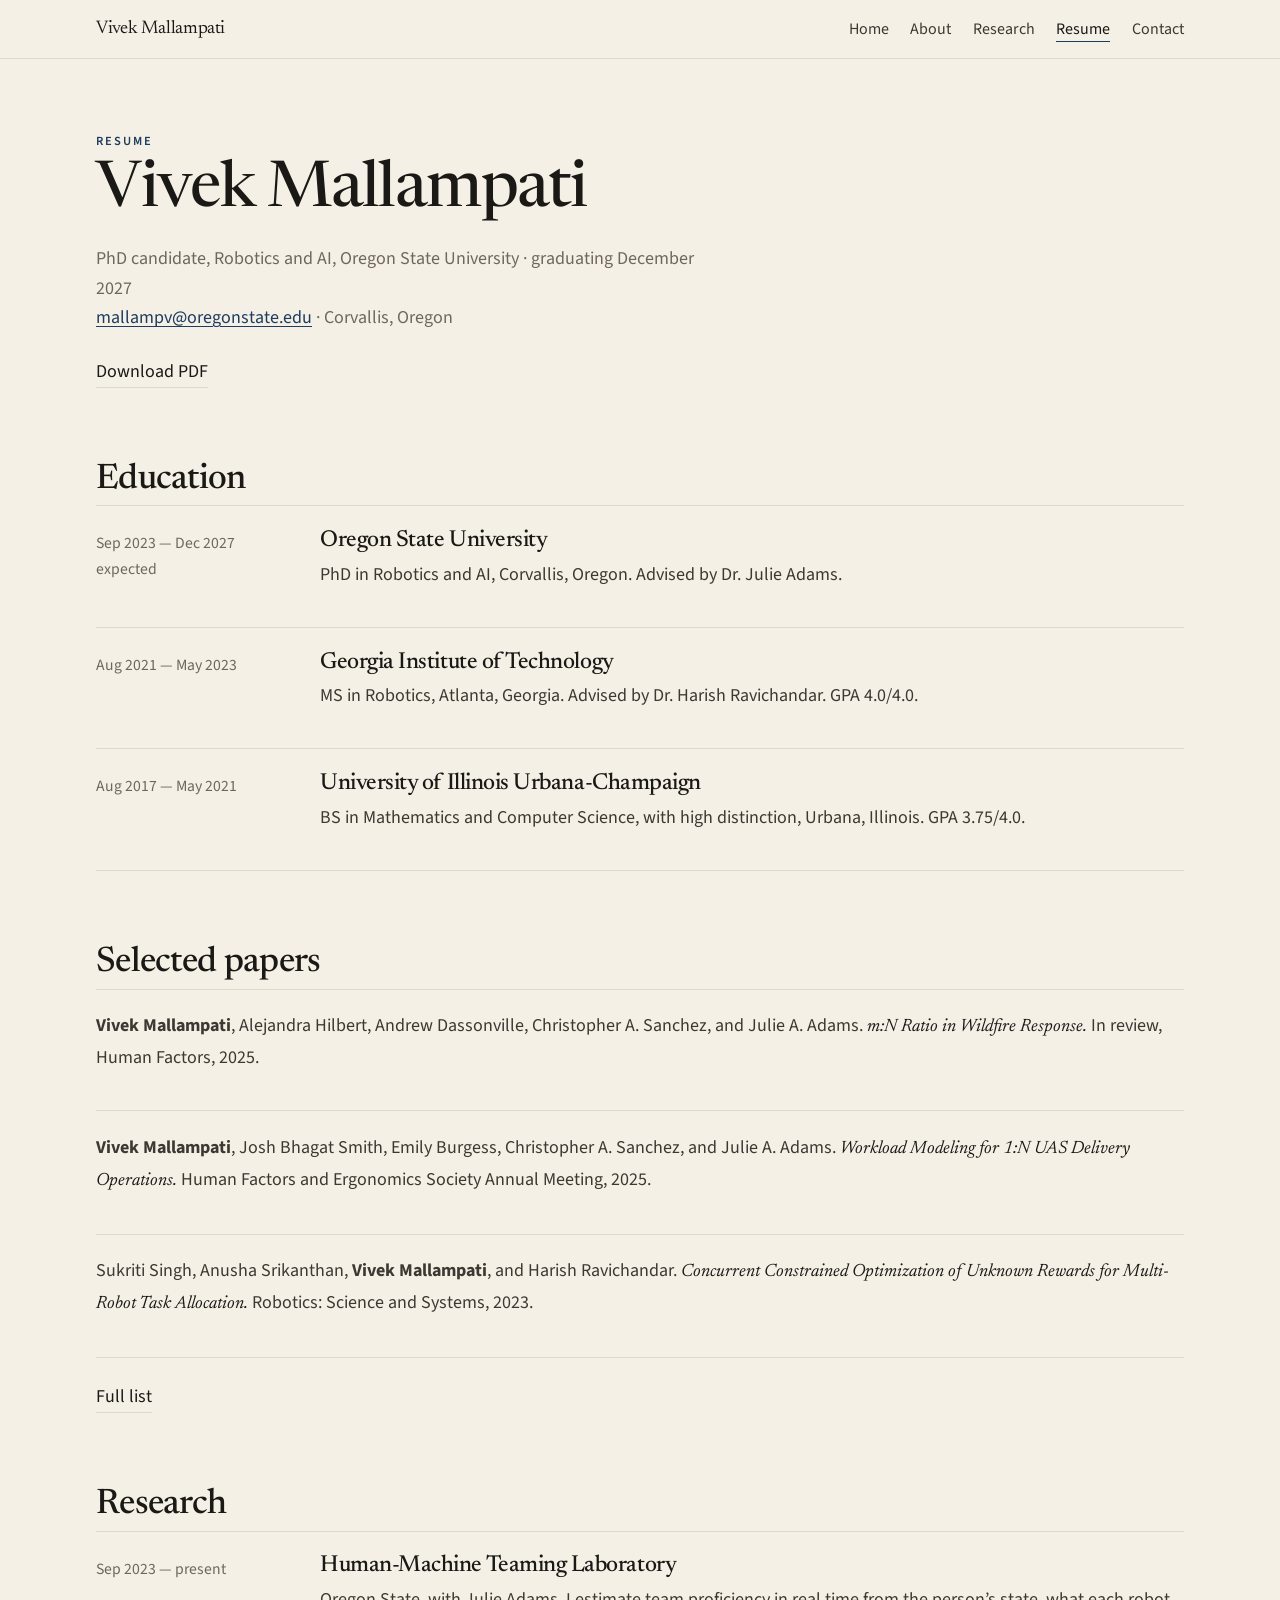
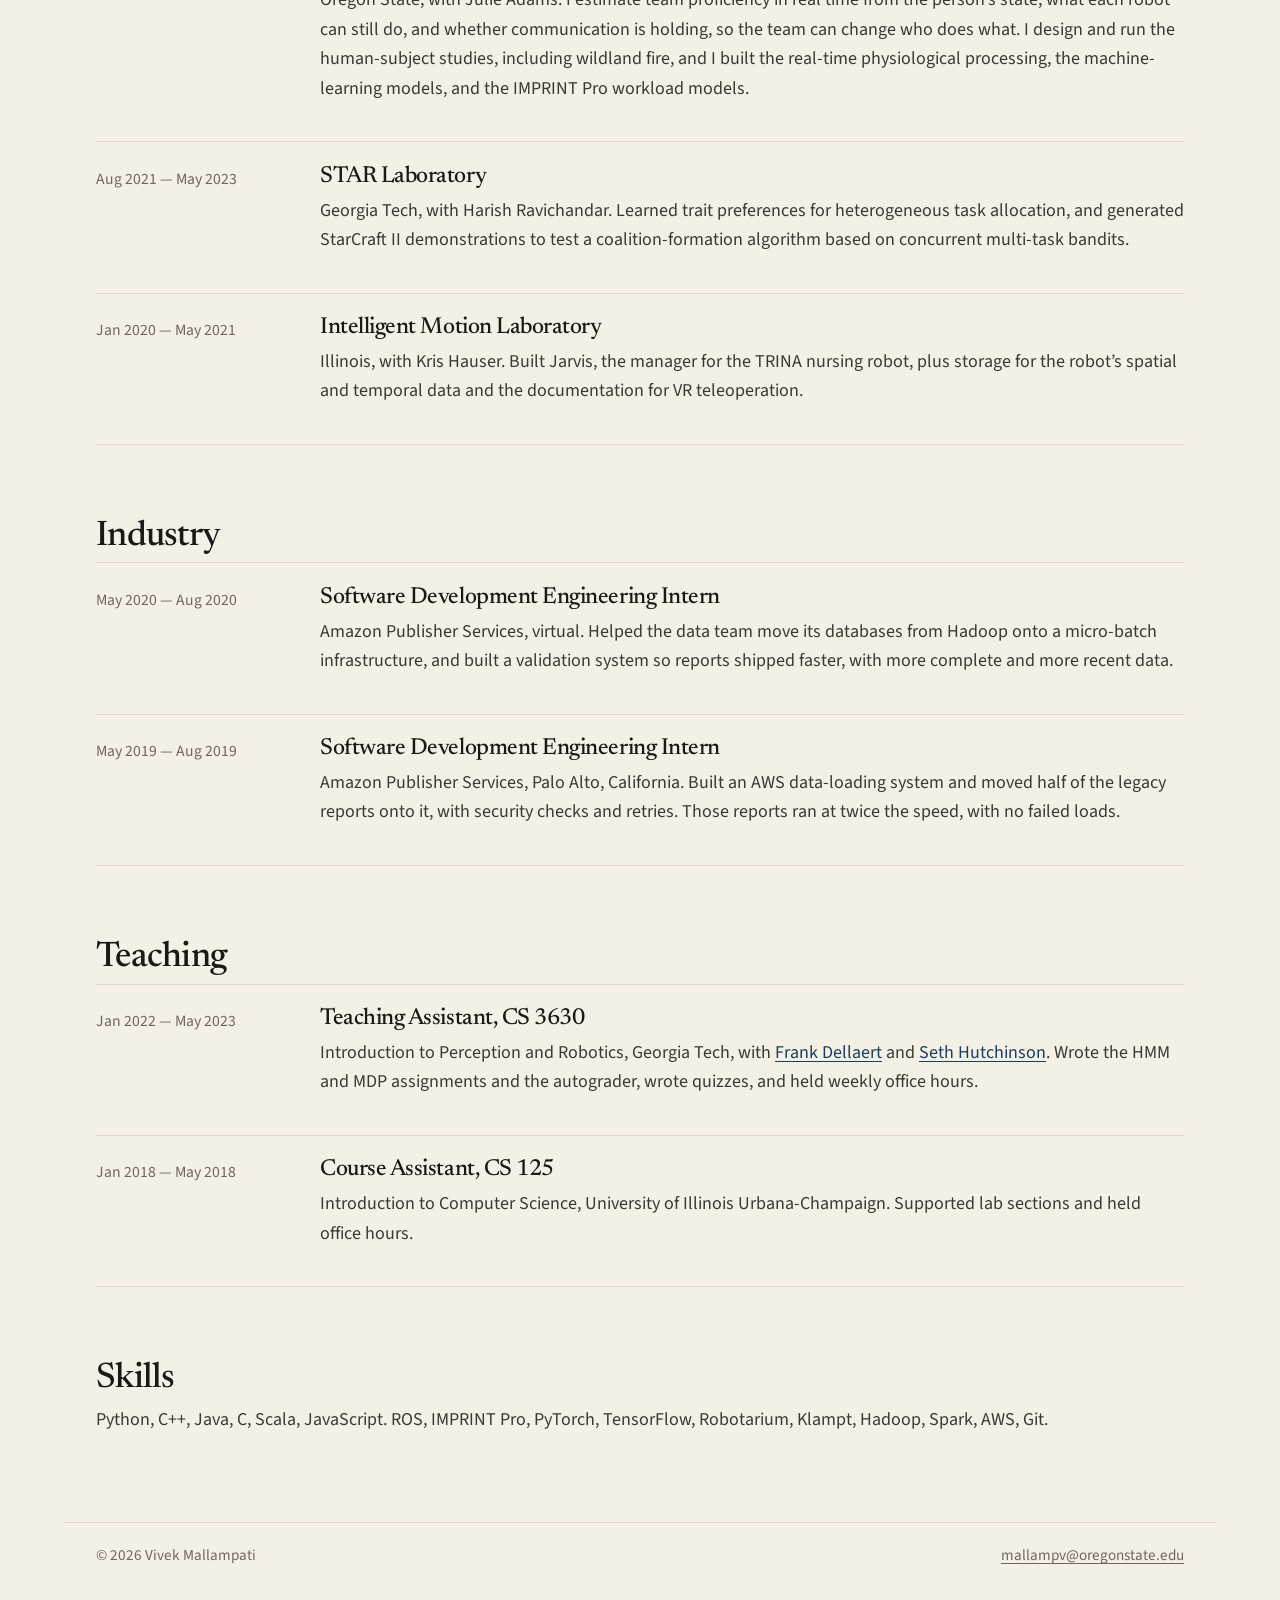
<file: resume.html>
<!DOCTYPE html>
<html lang="en">
<head>
  <meta charset="UTF-8">
  <meta name="viewport" content="width=device-width, initial-scale=1.0">
  <title>Resume — Vivek Mallampati</title>
  <meta name="description" content="Resume of Vivek Mallampati, PhD candidate in robotics at Oregon State University, graduating December 2027.">
  <link rel="canonical" href="https://vivekmallampati.github.io/resume.html">
  <meta property="og:title" content="Resume — Vivek Mallampati">
  <meta property="og:description" content="Education, papers, industry internships, and teaching.">
  <meta property="og:type" content="website">
  <meta property="og:url" content="https://vivekmallampati.github.io/resume.html">
  <meta property="og:image" content="https://vivekmallampati.github.io/assets/images/portrait.jpg">
  <meta name="theme-color" content="#f4f0e6">
  <link rel="icon" href="./assets/favicon.svg" type="image/svg+xml">
  <link rel="preconnect" href="https://fonts.googleapis.com">
  <link rel="preconnect" href="https://fonts.gstatic.com" crossorigin>
  <link href="https://fonts.googleapis.com/css2?family=Newsreader:opsz,wght@6..72,400;6..72,500;6..72,600&family=Source+Sans+3:wght@400;500;600&display=swap" rel="stylesheet">
  <link rel="stylesheet" href="./assets/css/main.css">
</head>
<body>
  <a class="skip" href="#main">Skip to content</a>
  <header class="site-header">
    <div class="header-inner">
      <a class="brand" href="index.html">Vivek Mallampati</a>
      <div class="nav-wrap">
        <input class="menu-check" id="nav-toggle" type="checkbox">
        <label class="menu-toggle" for="nav-toggle">Menu</label>
        <nav class="nav" id="nav" aria-label="Primary">
        <a href="index.html">Home</a>
        <a href="about.html">About</a>
        <a href="research.html">Research</a>
        <a href="resume.html" aria-current="page">Resume</a>
        <a href="contact.html">Contact</a>
      </nav>
      </div>
    </div>
  </header>

  <main id="main" class="page">
    <header class="prose">
      <p class="kicker">Resume</p>
      <h1>Vivek Mallampati</h1>
      <p class="facts">PhD candidate, Robotics and AI, Oregon State University · graduating December 2027<br><a href="mailto:mallampv@oregonstate.edu">mallampv@oregonstate.edu</a> · Corvallis, Oregon</p>
      <p class="links"><a href="./assets/cv/Vivek_Mallampati_CV.pdf">Download PDF</a></p>
    </header>

    <section class="block">
      <h2>Education</h2>
      <ol class="entries">
        <li>
          <p class="when">Sep 2023 — Dec 2027<br>expected</p>
          <div>
            <h3>Oregon State University</h3>
            <p>PhD in Robotics and AI, Corvallis, Oregon. Advised by Dr. Julie Adams.</p>
          </div>
        </li>
        <li>
          <p class="when">Aug 2021 — May 2023</p>
          <div>
            <h3>Georgia Institute of Technology</h3>
            <p>MS in Robotics, Atlanta, Georgia. Advised by Dr. Harish Ravichandar. GPA 4.0/4.0.</p>
          </div>
        </li>
        <li>
          <p class="when">Aug 2017 — May 2021</p>
          <div>
            <h3>University of Illinois Urbana-Champaign</h3>
            <p>BS in Mathematics and Computer Science, with high distinction, Urbana, Illinois. GPA 3.75/4.0.</p>
          </div>
        </li>
      </ol>
    </section>

    <section class="block">
      <h2>Selected papers</h2>
      <ol class="pubs">
        <li>
          <p><strong>Vivek Mallampati</strong>, Alejandra Hilbert, Andrew Dassonville, Christopher A. Sanchez, and Julie A. Adams. <span class="pub-title">m:N Ratio in Wildfire Response.</span> In review, Human Factors, 2025.</p>
        </li>
        <li>
          <p><strong>Vivek Mallampati</strong>, Josh Bhagat Smith, Emily Burgess, Christopher A. Sanchez, and Julie A. Adams. <span class="pub-title">Workload Modeling for 1:N UAS Delivery Operations.</span> Human Factors and Ergonomics Society Annual Meeting, 2025.</p>
        </li>
        <li>
          <p>Sukriti Singh, Anusha Srikanthan, <strong>Vivek Mallampati</strong>, and Harish Ravichandar. <span class="pub-title">Concurrent Constrained Optimization of Unknown Rewards for Multi-Robot Task Allocation.</span> Robotics: Science and Systems, 2023.</p>
        </li>
      </ol>
      <p class="links"><a href="research.html">Full list</a></p>
    </section>

    <section class="block">
      <h2>Research</h2>
      <ol class="entries">
        <li>
          <p class="when">Sep 2023 — present</p>
          <div>
            <h3>Human-Machine Teaming Laboratory</h3>
            <p>Oregon State, with Julie Adams. I estimate team proficiency in real time from the person’s state, what each robot can still do, and whether communication is holding, so the team can change who does what. I design and run the human-subject studies, including wildland fire, and I built the real-time physiological processing, the machine-learning models, and the IMPRINT Pro workload models.</p>
          </div>
        </li>
        <li>
          <p class="when">Aug 2021 — May 2023</p>
          <div>
            <h3>STAR Laboratory</h3>
            <p>Georgia Tech, with Harish Ravichandar. Learned trait preferences for heterogeneous task allocation, and generated StarCraft II demonstrations to test a coalition-formation algorithm based on concurrent multi-task bandits.</p>
          </div>
        </li>
        <li>
          <p class="when">Jan 2020 — May 2021</p>
          <div>
            <h3>Intelligent Motion Laboratory</h3>
            <p>Illinois, with Kris Hauser. Built Jarvis, the manager for the TRINA nursing robot, plus storage for the robot’s spatial and temporal data and the documentation for VR teleoperation.</p>
          </div>
        </li>
      </ol>
    </section>

    <section class="block">
      <h2>Industry</h2>
      <ol class="entries">
        <li>
          <p class="when">May 2020 — Aug 2020</p>
          <div>
            <h3>Software Development Engineering Intern</h3>
            <p>Amazon Publisher Services, virtual. Helped the data team move its databases from Hadoop onto a micro-batch infrastructure, and built a validation system so reports shipped faster, with more complete and more recent data.</p>
          </div>
        </li>
        <li>
          <p class="when">May 2019 — Aug 2019</p>
          <div>
            <h3>Software Development Engineering Intern</h3>
            <p>Amazon Publisher Services, Palo Alto, California. Built an AWS data-loading system and moved half of the legacy reports onto it, with security checks and retries. Those reports ran at twice the speed, with no failed loads.</p>
          </div>
        </li>
      </ol>
    </section>

    <section class="block">
      <h2>Teaching</h2>
      <ol class="entries">
        <li>
          <p class="when">Jan 2022 — May 2023</p>
          <div>
            <h3>Teaching Assistant, CS 3630</h3>
            <p>Introduction to Perception and Robotics, Georgia Tech, with <a href="https://dellaert.github.io/">Frank Dellaert</a> and <a href="https://faculty.cc.gatech.edu/~seth/">Seth Hutchinson</a>. Wrote the HMM and MDP assignments and the autograder, wrote quizzes, and held weekly office hours.</p>
          </div>
        </li>
        <li>
          <p class="when">Jan 2018 — May 2018</p>
          <div>
            <h3>Course Assistant, CS 125</h3>
            <p>Introduction to Computer Science, University of Illinois Urbana-Champaign. Supported lab sections and held office hours.</p>
          </div>
        </li>
      </ol>
    </section>

    <section class="block">
      <h2>Skills</h2>
      <p>Python, C++, Java, C, Scala, JavaScript. ROS, IMPRINT Pro, PyTorch, TensorFlow, Robotarium, Klampt, Hadoop, Spark, AWS, Git.</p>
    </section>
  </main>

  <footer class="site-footer">
    <span>© 2026 Vivek Mallampati</span>
    <a href="mailto:mallampv@oregonstate.edu">mallampv@oregonstate.edu</a>
  </footer>
</body>
</html>
</file>
<file: assets/css/main.css>
:root {
  --paper: #f4f0e6;
  --ink: #1b1916;
  --soft: #3d3832;
  --muted: #6f675d;
  --line: #e0d8cb;
  --accent: #1d3c5e;
  --serif: "Newsreader", "Iowan Old Style", Palatino, Georgia, serif;
  --sans: "Source Sans 3", "Segoe UI", Helvetica, Arial, sans-serif;
  --max: 72rem;
  --pad: clamp(1.25rem, 4vw, 2rem);
}

*,
*::before,
*::after {
  box-sizing: border-box;
}

html {
  scroll-behavior: smooth;
}

body {
  margin: 0;
  background: var(--paper);
  color: var(--soft);
  font-family: var(--sans);
  font-size: 1.125rem;
  line-height: 1.65;
  font-weight: 400;
}

img {
  max-width: 100%;
  height: auto;
  display: block;
}

a {
  color: var(--accent);
  text-underline-offset: 0.18em;
}

a:hover {
  color: var(--ink);
}

:focus-visible {
  outline: 2px solid var(--accent);
  outline-offset: 3px;
}

h1,
h2,
h3 {
  font-family: var(--serif);
  font-weight: 500;
  color: var(--ink);
  letter-spacing: -0.02em;
  line-height: 1.12;
}

h1 {
  margin: 0.15em 0 0.35em;
  font-size: clamp(3.1rem, 8vw, 5.25rem);
  line-height: 0.95;
  font-weight: 450;
}

h2 {
  margin: 0 0 0.4rem;
  font-size: clamp(1.75rem, 3vw, 2.2rem);
}

h3 {
  margin: 0 0 0.35rem;
  font-size: 1.45rem;
}

p {
  margin: 0 0 1rem;
}

.skip {
  position: absolute;
  left: 1rem;
  top: -4rem;
  z-index: 20;
  background: var(--ink);
  color: var(--paper);
  padding: 0.4rem 0.75rem;
  text-decoration: none;
}

.skip:focus {
  top: 0.6rem;
  color: var(--paper);
}

.site-header {
  position: sticky;
  top: 0;
  z-index: 10;
  background: color-mix(in srgb, var(--paper) 90%, transparent);
  backdrop-filter: blur(12px);
  border-bottom: 1px solid var(--line);
}

.header-inner {
  max-width: var(--max);
  margin: 0 auto;
  padding: 0.85rem var(--pad);
  display: flex;
  align-items: center;
  justify-content: space-between;
  gap: 1.5rem;
}

.brand {
  font-family: var(--serif);
  color: var(--ink);
  text-decoration: none;
  font-size: 1.15rem;
  letter-spacing: -0.02em;
}

.nav-wrap {
  display: flex;
  align-items: center;
}

.menu-check {
  position: absolute;
  width: 1px;
  height: 1px;
  padding: 0;
  margin: -1px;
  overflow: hidden;
  clip: rect(0, 0, 0, 0);
  border: 0;
}

.menu-check:focus-visible + .menu-toggle {
  outline: 2px solid var(--accent);
  outline-offset: 3px;
}

.menu-toggle {
  display: none;
  font: inherit;
  background: transparent;
  border: 1px solid var(--line);
  color: var(--ink);
  padding: 0.35rem 0.7rem;
  cursor: pointer;
}

.nav {
  display: flex;
  gap: 1.35rem;
}

.nav a {
  color: var(--soft);
  text-decoration: none;
  font-size: 1rem;
}

.nav a:hover,
.nav a[aria-current="page"] {
  color: var(--ink);
}

.nav a[aria-current="page"] {
  box-shadow: inset 0 -1px 0 var(--accent);
}

.page {
  max-width: var(--max);
  margin: 0 auto;
  padding: clamp(2.5rem, 6vw, 4.5rem) var(--pad) 4.5rem;
}

.intro {
  display: grid;
  grid-template-columns: minmax(0, 1fr) minmax(180px, 280px);
  gap: clamp(2rem, 5vw, 4.5rem);
  align-items: end;
}

.kicker {
  margin: 0;
  font-size: 0.78rem;
  font-weight: 600;
  letter-spacing: 0.16em;
  text-transform: uppercase;
  color: var(--accent);
}

.lede {
  max-width: 22em;
  font-family: var(--serif);
  font-size: clamp(1.35rem, 2.2vw, 1.7rem);
  line-height: 1.35;
  color: var(--ink);
}

.facts {
  color: var(--muted);
  max-width: 38rem;
}

.links {
  display: flex;
  flex-wrap: wrap;
  gap: 0.35rem 1.15rem;
  margin: 1.5rem 0 0;
}

.links a {
  color: var(--ink);
  text-decoration: none;
  border-bottom: 1px solid var(--line);
}

.links a:hover {
  border-bottom-color: var(--accent);
}

.portrait {
  margin: 0;
}

.portrait img {
  width: 100%;
  aspect-ratio: 1;
  object-fit: cover;
  object-position: center 15%;
  border-radius: 2px;
}

.portrait figcaption {
  margin-top: 0.45rem;
  color: var(--muted);
  font-size: 0.9rem;
}

.block {
  margin-top: 4.5rem;
}

.rule {
  border: 0;
  border-top: 1px solid var(--line);
  margin: 0 0 1.5rem;
}

.works,
.entries,
.pubs {
  list-style: none;
  margin: 0;
  padding: 0;
}

.works li,
.entries li,
.pubs li {
  display: grid;
  gap: 0.35rem 1.5rem;
  padding: 1.35rem 0;
  border-top: 1px solid var(--line);
}

.works li {
  grid-template-columns: 5.5rem minmax(0, 1fr);
}

.entries li {
  grid-template-columns: 12.5rem minmax(0, 1fr);
}

.works li:last-child,
.entries li:last-child,
.pubs li:last-child {
  border-bottom: 1px solid var(--line);
}

.year,
.when {
  margin: 0.2rem 0 0;
  color: var(--muted);
  font-size: 0.98rem;
}

.year {
  font-family: var(--serif);
}

.note {
  color: var(--muted);
  font-size: 1rem;
}

.pub-title {
  font-family: var(--serif);
  font-style: italic;
  color: var(--ink);
}

.pub-links {
  display: flex;
  flex-wrap: wrap;
  gap: 0.4rem 1rem;
  margin-top: 0.35rem;
}

.prose {
  max-width: 42rem;
}

.prose h1 {
  font-size: clamp(2.6rem, 6vw, 4rem);
}

.interests {
  margin: 0;
  max-width: 42rem;
}

.interests div {
  padding: 1rem 0;
  border-top: 1px solid var(--line);
}

.interests div:last-child {
  border-bottom: 1px solid var(--line);
}

.interests dt {
  font-family: var(--serif);
  color: var(--ink);
  font-size: 1.25rem;
}

.interests dd {
  margin: 0.25rem 0 0;
}

.email {
  font-family: var(--serif);
  font-size: clamp(1.8rem, 4vw, 2.75rem);
  line-height: 1.15;
  color: var(--ink);
  text-decoration: none;
  border-bottom: 1px solid var(--accent);
}

.contact-list {
  list-style: none;
  margin: 2rem 0 0;
  padding: 0;
}

.contact-list li {
  padding: 0.85rem 0;
  border-top: 1px solid var(--line);
  display: grid;
  grid-template-columns: 8rem minmax(0, 1fr);
  gap: 1rem;
}

.contact-list li:last-child {
  border-bottom: 1px solid var(--line);
}

.contact-list span {
  color: var(--muted);
}

.site-footer {
  max-width: var(--max);
  margin: 0 auto;
  padding: 1.25rem var(--pad) 2rem;
  border-top: 1px solid var(--line);
  color: var(--muted);
  font-size: 0.95rem;
  display: flex;
  justify-content: space-between;
  gap: 1rem;
  flex-wrap: wrap;
}

.site-footer a {
  color: var(--muted);
}

@media (max-width: 760px) {
  .menu-toggle {
    display: inline-block;
  }

  .nav {
    display: none;
    position: absolute;
    left: 0;
    right: 0;
    top: 100%;
    flex-direction: column;
    gap: 0;
    background: var(--paper);
    border-bottom: 1px solid var(--line);
    padding: 0.4rem var(--pad) 0.9rem;
  }

  .menu-check:checked ~ .nav {
    display: flex;
  }

  .links {
    flex-direction: column;
    align-items: flex-start;
    gap: 0.65rem;
  }

  .nav a {
    padding: 0.7rem 0;
    border-bottom: 1px solid var(--line);
  }

  .intro,
  .works li,
  .entries li,
  .contact-list li {
    grid-template-columns: 1fr;
  }

  .portrait {
    max-width: 240px;
  }

  .year,
  .when {
    margin: 0;
  }
}

@media print {
  .site-header,
  .menu-toggle,
  .site-footer,
  .links {
    display: none;
  }

  body {
    background: white;
    color: black;
    font-size: 11pt;
  }

  a {
    color: black;
    text-decoration: none;
  }

  .page {
    padding: 0;
  }
}
</file>
<file: Theme/assets/css/main.css>
/* Author: Vivek Mallampati
 
*/

body {
 
 	background-color: #f2f2f2;
 
 	font-family: "Lato";
	font-weight: 300;

   	font-size: 16px;
 
	color: #555;


	-webkit-font-smoothing: antialiased;
	-webkit-overflow-scrolling: touch;

	}


/* Titles */
h1, h2, h3, h4, h5, h6 {

    	font-family: "Raleway";

   	font-weight: 300;

    	color: #333;

	}




/* Paragraph & Typographic 
*/
p {

    line-height: 28px;

    margin-bottom: 25px;

	}


.centered {

    text-align: center;
	
}


/* Links *
/
a {

    color: #f85c37;

    word-wrap: break-word;


    -webkit-transition: color 0.1s ease-in, background 0.1s ease-in;

    -moz-transition: color 0.1s ease-in, background 0.1s ease-in;

    -ms-transition: color 0.1s ease-in, background 0.1s ease-in;

    -o-transition: color 0.1s ease-in, background 0.1s ease-in;

    transition: color 0.1s ease-in, background 0.1s ease-in;
}



a:hover,
a:focus {

    color: #7b7b7b;

    text-decoration: none;

    outline: 0;

	}


a:before,
a:after {

    -webkit-transition: color 0.1s ease-in, background 0.1s ease-in;

    -moz-transition: color 0.1s ease-in, background 0.1s ease-in;

    -ms-transition: color 0.1s ease-in, background 0.1s ease-in;

    -o-transition: color 0.1s ease-in, background 0.1s ease-in;

    transition: color 0.1s ease-in, background 0.1s ease-in;

	}


 hr {

    display: block;

    height: 1px;

    border: 0;

    border-top: 1px solid #ccc;

    margin: 1em 0;

    padding: 0;

}


/*---------------------------------------------------
	3.1 Topbar
---------------------------------------------------
*/

#section-topbar {

	position: fixed;

	top: 0;
	left: 0;

	right: 0;

	z-index: 10000;

	overflow: visible;

	font: normal 16px/24px  'Open Sans', "Helvetica Neue", Helvetica, Arial, sans-serif;
}


#section-topbar a {

  color: #fff;

	}


#topbar-inner {

	background: #111;

	line-height: 0;

	text-align: center;

}

/*
	Top Bar

	By default, top navigation bar uses "fixed" position

*/
#section-topbar ul#nav {

	display: inline-block;

	position: relative;

	margin: 0;

	padding: 0;


	border-right: 1px solid #222;


	/* For IE, the outcast */

	zoom:1;
	*display: inline;

}

#section-topbar ul#nav > li {

	display: block;

    float: left;

    padding: 0;
}



#section-topbar ul#nav a {

  display: block;

  font: normal 11px/18px "Helvetica Neue", Helvetica, Arial, sans-serif;
  text-decoration: none;

  padding: 18px 20px 18px 20px;

  border-left: 1px solid #222;
}



#section-topbar ul#nav a:hover {

	  background: #222;

	  text-decoration: none;

	  border-left: 1px solid #111;
	}

	
#section-topbar ul#nav .active a {

		background: #44bbaa;

		border-left: 1px solid #111;
	}


#section-topbar ul#nav .active a:hover {

			background: #44bbaa;

		}

#section-topbar i {
	font-size: 25px;
}

/*------------------------
	SECTION WRAPS
----------------------
*/

/* Header Wrap */
#headerwrap {

	background: url(../img/header-bg.jpg) no-repeat center top;

	margin-top: 60px;

	padding-top:140px;

	text-align:center;

	background-attachment: relative;

	background-position: center center;

	min-height: 500px;

	width: 100%;

	
    -webkit-background-size: 100%;

    -moz-background-size: 100%;
 
   -o-background-size: 100%;
 
   background-size: 100%;

 
   -webkit-background-size: cover;

    -moz-background-size: cover;
 
   -o-background-size: cover;

    background-size: cover;
}



#headerwrap h1 {

	font-size: 80px;

	color: white;

}


#headerwrap h3 {

	font-size: 20px;

	color: white;
}


/* Intnro Wrap */

#intro {

	background: #2c3e50;

	padding-top: 60px;

	padding-bottom: 60px;

	color: white;
}
 

#intro h5, p {

	color: white;

}


#intro i {

	color: white;

	font-size: 20px;

	padding-right: 8px;

	vertical-align: middle;
}



#skillswrap {

	background: #2c3e50;

	padding-top: 60px;

	padding-bottom: 60px;

	color: white;
}


#skillswrap h5, p {

	color: white;
}


#footwrap {

	background: #2f2f2f;

	padding-top: 50px;

	padding-bottom: 50px;
}


#footwrap p {

	color: white;
}


#footwrap h5 {

	color: white;
}



#footwrap t {

	font-weight: 700;
}


#footwrap i {

	padding-right: 8px;

	color: #1abc9c;
}


/* Copyright Wrap */

#c {

	background: #222222;

	padding-top: 15px;

	text-align: right;
}


#c p {
	color: white
}




/* Global Values */

.desc {

	padding-top: 50px;
}


.desc p {
	color: #2f2f2f;
}


.desc t {
	color: #34495e;

	font-weight: 700;
}


.desc imp {
	padding: 6px;

	color: white;

	background: #34495e;
}


.desc more {
	color: #95a5a6;
}



sm {
	font-size: 12px;
}
</file>
